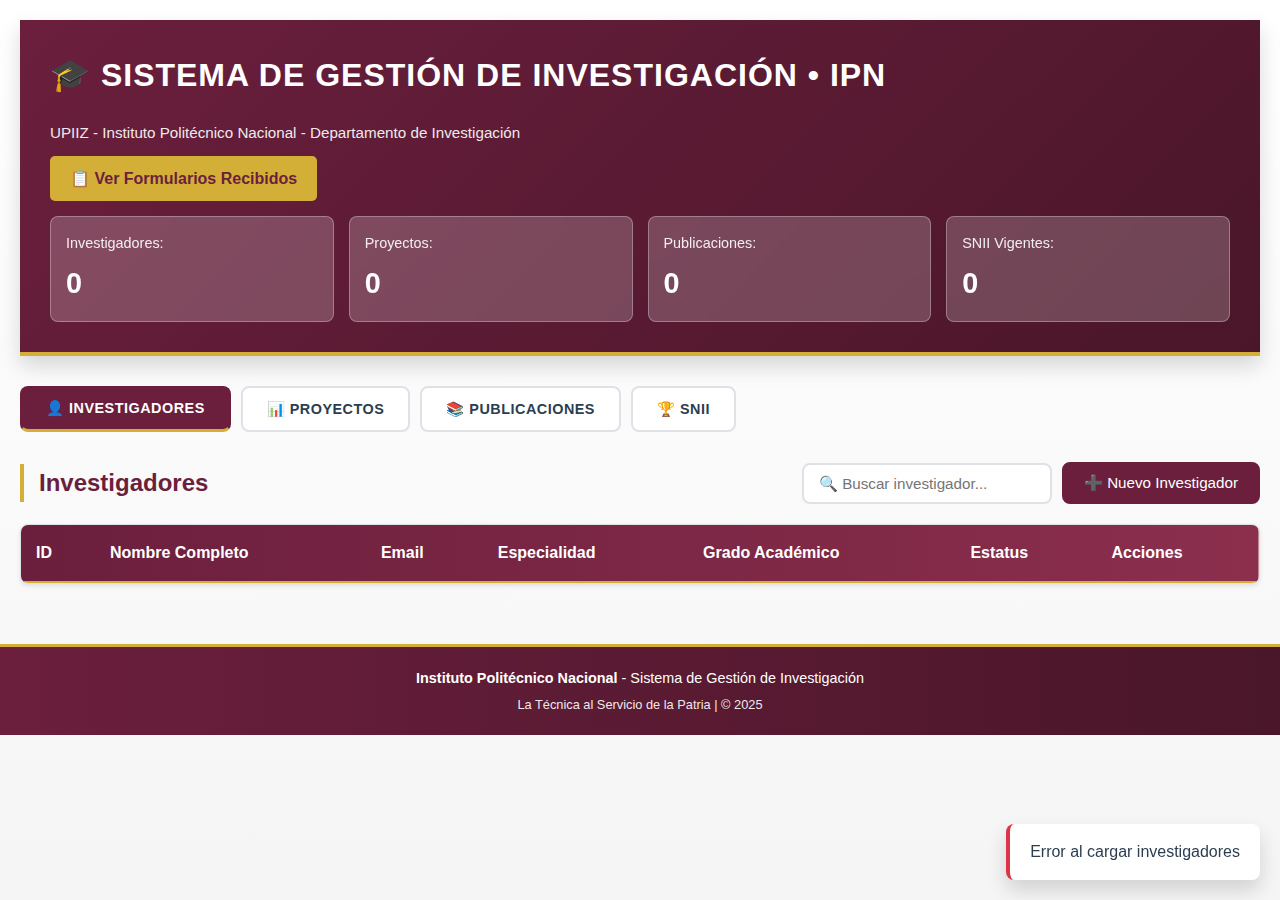
<file: static/index.html>
<!DOCTYPE html>
<html lang="es">
<head>
    <meta charset="UTF-8">
    <meta name="viewport" content="width=device-width, initial-scale=1.0">
    <title>Sistema de Gestión de Investigación | IPN</title>
    <link rel="stylesheet" href="styles.css">
</head>
<body>
    <div class="container">
        <header>
            <h1>🎓 Sistema de Gestión de Investigación • IPN</h1>
            <p style="font-size: 0.95rem; opacity: 0.9; margin-bottom: 10px;">UPIIZ - Instituto Politécnico Nacional - Departamento de Investigación</p>
            <div style="margin-bottom: 15px;">
                <a href="/panel-formularios" target="_blank" 
                   style="background: #D4AF37; color: #6B1F3D; padding: 10px 20px; text-decoration: none; 
                          border-radius: 5px; font-weight: 600; display: inline-block;">
                    📋 Ver Formularios Recibidos
                </a>
            </div>
            <div class="stats-bar" id="statsBar">
                <div class="stat-item">
                    <span class="stat-label">Investigadores:</span>
                    <span class="stat-value" id="totalInvestigadores">0</span>
                </div>
                <div class="stat-item">
                    <span class="stat-label">Proyectos:</span>
                    <span class="stat-value" id="totalProyectos">0</span>
                </div>
                <div class="stat-item">
                    <span class="stat-label">Publicaciones:</span>
                    <span class="stat-value" id="totalPublicaciones">0</span>
                </div>
                <div class="stat-item">
                    <span class="stat-label">SNII Vigentes:</span>
                    <span class="stat-value" id="sniiVigentes">0</span>
                </div>
            </div>
        </header>

        <nav class="tabs">
            <button class="tab-button active" onclick="showTab('investigadores')">
                👤 INVESTIGADORES
            </button>
            <button class="tab-button" onclick="showTab('proyectos')">
                📊 PROYECTOS
            </button>
            <button class="tab-button" onclick="showTab('publicaciones')">
                📚 PUBLICACIONES
            </button>
            <button class="tab-button" onclick="showTab('snii')">
                🏆 SNII
            </button>
        </nav>

        <!-- Tab: Investigadores -->
        <div id="investigadores" class="tab-content active">
            <div class="section-header">
                <h2>Investigadores</h2>
                <div class="actions">
                    <input type="text" id="searchInvestigadores" placeholder="🔍 Buscar investigador..." class="search-input">
                    <button class="btn btn-primary" onclick="showModal('investigadorModal')">
                        ➕ Nuevo Investigador
                    </button>
                </div>
            </div>
            <div class="table-container">
                <table class="data-table">
                    <thead>
                        <tr>
                            <th>ID</th>
                            <th>Nombre Completo</th>
                            <th>Email</th>
                            <th>Especialidad</th>
                            <th>Grado Académico</th>
                            <th>Estatus</th>
                            <th>Acciones</th>
                        </tr>
                    </thead>
                    <tbody id="investigadoresTableBody">
                        <!-- Datos cargados dinámicamente -->
                    </tbody>
                </table>
            </div>
        </div>

        <!-- Tab: Proyectos -->
        <div id="proyectos" class="tab-content">
            <div class="section-header">
                <h2>Proyectos de Investigación</h2>
                <div class="actions">
                    <input type="text" id="searchProyectos" placeholder="🔍 Buscar proyecto..." class="search-input">
                    <button class="btn btn-primary" onclick="showModal('proyectoModal')">
                        ➕ Nuevo Proyecto
                    </button>
                </div>
            </div>
            <div class="table-container">
                <table class="data-table">
                    <thead>
                        <tr>
                            <th>ID</th>
                            <th>Clave SIP</th>
                            <th>Título</th>
                            <th>Responsable</th>
                            <th>Tipo</th>
                            <th>Financiamiento</th>
                            <th>Monto</th>
                            <th>Fecha Inicio</th>
                            <th>Estatus</th>
                            <th>Acciones</th>
                        </tr>
                    </thead>
                    <tbody id="proyectosTableBody">
                        <!-- Datos cargados dinámicamente -->
                    </tbody>
                </table>
            </div>
        </div>

        <!-- Tab: Publicaciones -->
        <div id="publicaciones" class="tab-content">
            <div class="section-header">
                <h2>Publicaciones</h2>
                <div class="actions">
                    <input type="text" id="searchPublicaciones" placeholder="🔍 Buscar publicación..." class="search-input">
                    <button class="btn btn-primary" onclick="showModal('publicacionModal')">
                        ➕ Nueva Publicación
                    </button>
                </div>
            </div>
            <div class="table-container">
                <table class="data-table">
                    <thead>
                        <tr>
                            <th>ID</th>
                            <th>Título</th>
                            <th>Tipo</th>
                            <th>Revista/Editorial</th>
                            <th>Año</th>
                            <th>Indexada</th>
                            <th>Acciones</th>
                        </tr>
                    </thead>
                    <tbody id="publicacionesTableBody">
                        <!-- Datos cargados dinámicamente -->
                    </tbody>
                </table>
            </div>
        </div>

        <!-- Tab: SNII -->
        <div id="snii" class="tab-content">
            <div class="section-header">
                <h2>Sistema Nacional de Investigadores</h2>
                <div class="actions">
                    <input type="text" id="searchSNII" placeholder="🔍 Buscar..." class="search-input">
                    <button class="btn btn-primary" onclick="showModal('sniiModal')">
                        ➕ Nuevo Registro SNII
                    </button>
                </div>
            </div>
            <div class="table-container">
                <table class="data-table">
                    <thead>
                        <tr>
                            <th>ID</th>
                            <th>Investigador</th>
                            <th>Nivel</th>
                            <th>Área</th>
                            <th>Fecha Ingreso</th>
                            <th>Vigencia</th>
                            <th>Estatus</th>
                            <th>Acciones</th>
                        </tr>
                    </thead>
                    <tbody id="sniiTableBody">
                        <!-- Datos cargados dinámicamente -->
                    </tbody>
                </table>
            </div>
        </div>
    </div>

    <!-- Modal: Investigador -->
    <div id="investigadorModal" class="modal">
        <div class="modal-content">
            <div class="modal-header">
                <h3 id="investigadorModalTitle">Nuevo Investigador</h3>
                <span class="close" onclick="closeModal('investigadorModal')">&times;</span>
            </div>
            <form id="investigadorForm" onsubmit="submitInvestigador(event)">
                <input type="hidden" id="investigadorId">
                
                <div class="form-row">
                    <div class="form-group">
                        <label for="nombre">Nombre *</label>
                        <input type="text" id="nombre" required>
                    </div>
                    <div class="form-group">
                        <label for="apellidoPaterno">Apellido Paterno *</label>
                        <input type="text" id="apellidoPaterno" required>
                    </div>
                </div>

                <div class="form-row">
                    <div class="form-group">
                        <label for="apellidoMaterno">Apellido Materno</label>
                        <input type="text" id="apellidoMaterno">
                    </div>
                    <div class="form-group">
                        <label for="email">Email *</label>
                        <input type="email" id="email" required>
                    </div>
                </div>

                <div class="form-row">
                    <div class="form-group">
                        <label for="telefono">Teléfono</label>
                        <input type="tel" id="telefono">
                    </div>
                    <div class="form-group">
                        <label for="gradoAcademico">Grado Académico</label>
                        <select id="gradoAcademico">
                            <option value="">Seleccionar...</option>
                            <option value="Licenciatura">Licenciatura</option>
                            <option value="Maestría">Maestría</option>
                            <option value="Doctorado">Doctorado</option>
                            <option value="Postdoctorado">Postdoctorado</option>
                        </select>
                    </div>
                </div>

                <div class="form-group">
                    <label for="especialidad">Especialidad</label>
                    <input type="text" id="especialidad">
                </div>

                <div class="form-row">
                    <div class="form-group">
                        <label for="institucion">Institución</label>
                        <input type="text" id="institucion">
                    </div>
                    <div class="form-group">
                        <label for="departamento">Departamento</label>
                        <input type="text" id="departamento">
                    </div>
                </div>

                <div class="form-row">
                    <div class="form-group">
                        <label for="fechaIngreso">Fecha de Ingreso</label>
                        <input type="date" id="fechaIngreso">
                    </div>
                    <div class="form-group">
                        <label for="estatus">Estatus</label>
                        <select id="estatus">
                            <option value="Activo">Activo</option>
                            <option value="Inactivo">Inactivo</option>
                            <option value="Jubilado">Jubilado</option>
                        </select>
                    </div>
                </div>

                <div class="form-actions">
                    <button type="button" class="btn btn-secondary" onclick="closeModal('investigadorModal')">
                        Cancelar
                    </button>
                    <button type="submit" class="btn btn-primary">
                        Guardar
                    </button>
                </div>
            </form>
        </div>
    </div>

    <!-- Modal: Proyecto -->
    <div id="proyectoModal" class="modal">
        <div class="modal-content">
            <div class="modal-header">
                <h3 id="proyectoModalTitle">Nuevo Proyecto</h3>
                <span class="close" onclick="closeModal('proyectoModal')">&times;</span>
            </div>
            <form id="proyectoForm" onsubmit="submitProyecto(event)">
                <input type="hidden" id="proyectoId">
                
                <div class="form-group">
                    <label for="proyectoClaveSip">Clave SIP</label>
                    <input type="text" id="proyectoClaveSip" placeholder="Ej: SIP-2025-001">
                </div>

                <div class="form-group">
                    <label for="proyectoTitulo">Título *</label>
                    <input type="text" id="proyectoTitulo" required>
                </div>

                <div class="form-group">
                    <label for="proyectoDescripcion">Descripción</label>
                    <textarea id="proyectoDescripcion" rows="3"></textarea>
                </div>

                <div class="form-row">
                    <div class="form-group">
                        <label for="proyectoTipo">Tipo</label>
                        <select id="proyectoTipo">
                            <option value="">Seleccionar...</option>
                            <option value="Investigación">Investigación</option>
                            <option value="Desarrollo">Desarrollo</option>
                            <option value="Innovación">Innovación</option>
                            <option value="Mixto">Mixto</option>
                        </select>
                    </div>
                    <div class="form-group">
                        <label for="proyectoEstatus">Estatus</label>
                        <select id="proyectoEstatus">
                            <option value="Planeado">Planeado</option>
                            <option value="En curso">En curso</option>
                            <option value="Finalizado">Finalizado</option>
                            <option value="Cancelado">Cancelado</option>
                        </select>
                    </div>
                </div>

                <div class="form-row">
                    <div class="form-group">
                        <label for="proyectoFinanciamiento">Fuente de Financiamiento</label>
                        <input type="text" id="proyectoFinanciamiento">
                    </div>
                    <div class="form-group">
                        <label for="proyectoMonto">Monto ($)</label>
                        <input type="number" id="proyectoMonto" step="0.01">
                    </div>
                </div>

                <div class="form-row">
                    <div class="form-group">
                        <label for="proyectoFechaInicio">Fecha de Inicio</label>
                        <input type="date" id="proyectoFechaInicio">
                    </div>
                    <div class="form-group">
                        <label for="proyectoFechaFin">Fecha de Fin</label>
                        <input type="date" id="proyectoFechaFin">
                    </div>
                </div>

                <div class="form-actions">
                    <button type="button" class="btn btn-secondary" onclick="closeModal('proyectoModal')">
                        Cancelar
                    </button>
                    <button type="submit" class="btn btn-primary">
                        Guardar
                    </button>
                </div>
            </form>
        </div>
    </div>

    <!-- Modal: Publicación -->
    <div id="publicacionModal" class="modal">
        <div class="modal-content">
            <div class="modal-header">
                <h3 id="publicacionModalTitle">Nueva Publicación</h3>
                <span class="close" onclick="closeModal('publicacionModal')">&times;</span>
            </div>
            <form id="publicacionForm" onsubmit="submitPublicacion(event)">
                <input type="hidden" id="publicacionId">
                
                <div class="form-group">
                    <label for="publicacionTitulo">Título *</label>
                    <input type="text" id="publicacionTitulo" required>
                </div>

                <div class="form-row">
                    <div class="form-group">
                        <label for="publicacionTipo">Tipo</label>
                        <select id="publicacionTipo">
                            <option value="">Seleccionar...</option>
                            <option value="Artículo">Artículo</option>
                            <option value="Libro">Libro</option>
                            <option value="Capítulo">Capítulo de Libro</option>
                            <option value="Conferencia">Conferencia</option>
                            <option value="Tesis">Tesis</option>
                        </select>
                    </div>
                    <div class="form-group">
                        <label for="publicacionAnio">Año</label>
                        <input type="number" id="publicacionAnio" min="1900" max="2100">
                    </div>
                </div>

                <div class="form-row">
                    <div class="form-group">
                        <label for="publicacionRevista">Revista/Editorial</label>
                        <input type="text" id="publicacionRevista">
                    </div>
                    <div class="form-group">
                        <label for="publicacionIndexada">Indexada en</label>
                        <input type="text" id="publicacionIndexada" placeholder="ej: WoS, Scopus">
                    </div>
                </div>

                <div class="form-row">
                    <div class="form-group">
                        <label for="publicacionVolumen">Volumen</label>
                        <input type="text" id="publicacionVolumen">
                    </div>
                    <div class="form-group">
                        <label for="publicacionPaginas">Páginas</label>
                        <input type="text" id="publicacionPaginas">
                    </div>
                </div>

                <div class="form-row">
                    <div class="form-group">
                        <label for="publicacionDOI">DOI</label>
                        <input type="text" id="publicacionDOI">
                    </div>
                    <div class="form-group">
                        <label for="publicacionISSN">ISSN/ISBN</label>
                        <input type="text" id="publicacionISSN">
                    </div>
                </div>

                <div class="form-group">
                    <label for="publicacionURL">URL</label>
                    <input type="url" id="publicacionURL">
                </div>

                <div class="form-group">
                    <label for="publicacionResumen">Resumen</label>
                    <textarea id="publicacionResumen" rows="3"></textarea>
                </div>

                <div class="form-group">
                    <label for="publicacionPalabras">Palabras Clave</label>
                    <input type="text" id="publicacionPalabras" placeholder="Separadas por comas">
                </div>

                <div class="form-group">
                    <label for="publicacionFactorImpacto">Factor de Impacto</label>
                    <input type="number" id="publicacionFactorImpacto" step="0.001">
                </div>

                <div class="form-actions">
                    <button type="button" class="btn btn-secondary" onclick="closeModal('publicacionModal')">
                        Cancelar
                    </button>
                    <button type="submit" class="btn btn-primary">
                        Guardar
                    </button>
                </div>
            </form>
        </div>
    </div>

    <!-- Modal: SNII -->
    <div id="sniiModal" class="modal">
        <div class="modal-content">
            <div class="modal-header">
                <h3 id="sniiModalTitle">Nuevo Registro SNII</h3>
                <span class="close" onclick="closeModal('sniiModal')">&times;</span>
            </div>
            <form id="sniiForm" onsubmit="submitSNII(event)">
                <input type="hidden" id="sniiId">
                
                <div class="form-group">
                    <label for="sniiInvestigador">Investigador *</label>
                    <select id="sniiInvestigador" required>
                        <option value="">Seleccionar investigador...</option>
                    </select>
                </div>

                <div class="form-row">
                    <div class="form-group">
                        <label for="sniiNivel">Nivel *</label>
                        <select id="sniiNivel" required>
                            <option value="">Seleccionar...</option>
                            <option value="Candidato">Candidato</option>
                            <option value="Nivel I">Nivel I</option>
                            <option value="Nivel II">Nivel II</option>
                            <option value="Nivel III">Nivel III</option>
                            <option value="Emérito">Emérito</option>
                        </select>
                    </div>
                    <div class="form-group">
                        <label for="sniiEstatus">Estatus</label>
                        <select id="sniiEstatus">
                            <option value="Vigente">Vigente</option>
                            <option value="Vencido">Vencido</option>
                            <option value="En evaluación">En evaluación</option>
                        </select>
                    </div>
                </div>

                <div class="form-row">
                    <div class="form-group">
                        <label for="sniiFechaIngreso">Fecha de Ingreso</label>
                        <input type="date" id="sniiFechaIngreso">
                    </div>
                    <div class="form-group">
                        <label for="sniiFechaVigencia">Fecha de Vigencia</label>
                        <input type="date" id="sniiFechaVigencia">
                    </div>
                </div>

                <div class="form-group">
                    <label for="sniiNumeroRegistro">Número de Registro</label>
                    <input type="text" id="sniiNumeroRegistro">
                </div>

                <div class="form-group">
                    <label for="sniiArea">Área de Conocimiento</label>
                    <input type="text" id="sniiArea">
                </div>

                <div class="form-actions">
                    <button type="button" class="btn btn-secondary" onclick="closeModal('sniiModal')">
                        Cancelar
                    </button>
                    <button type="submit" class="btn btn-primary">
                        Guardar
                    </button>
                </div>
            </form>
        </div>
    </div>

    <footer style="text-align: center; padding: 20px; margin-top: 40px; background: linear-gradient(to right, #6B1F3D, #4A1629); color: white; border-top: 3px solid #D4AF37;">
        <p style="margin: 0; font-size: 0.9rem;">
            <strong>Instituto Politécnico Nacional</strong> - Sistema de Gestión de Investigación
        </p>
        <p style="margin: 5px 0 0 0; font-size: 0.8rem; opacity: 0.9;">
            La Técnica al Servicio de la Patria | © 2025
        </p>
    </footer>

    <script src="app.js"></script>
</body>
</html>
</file>
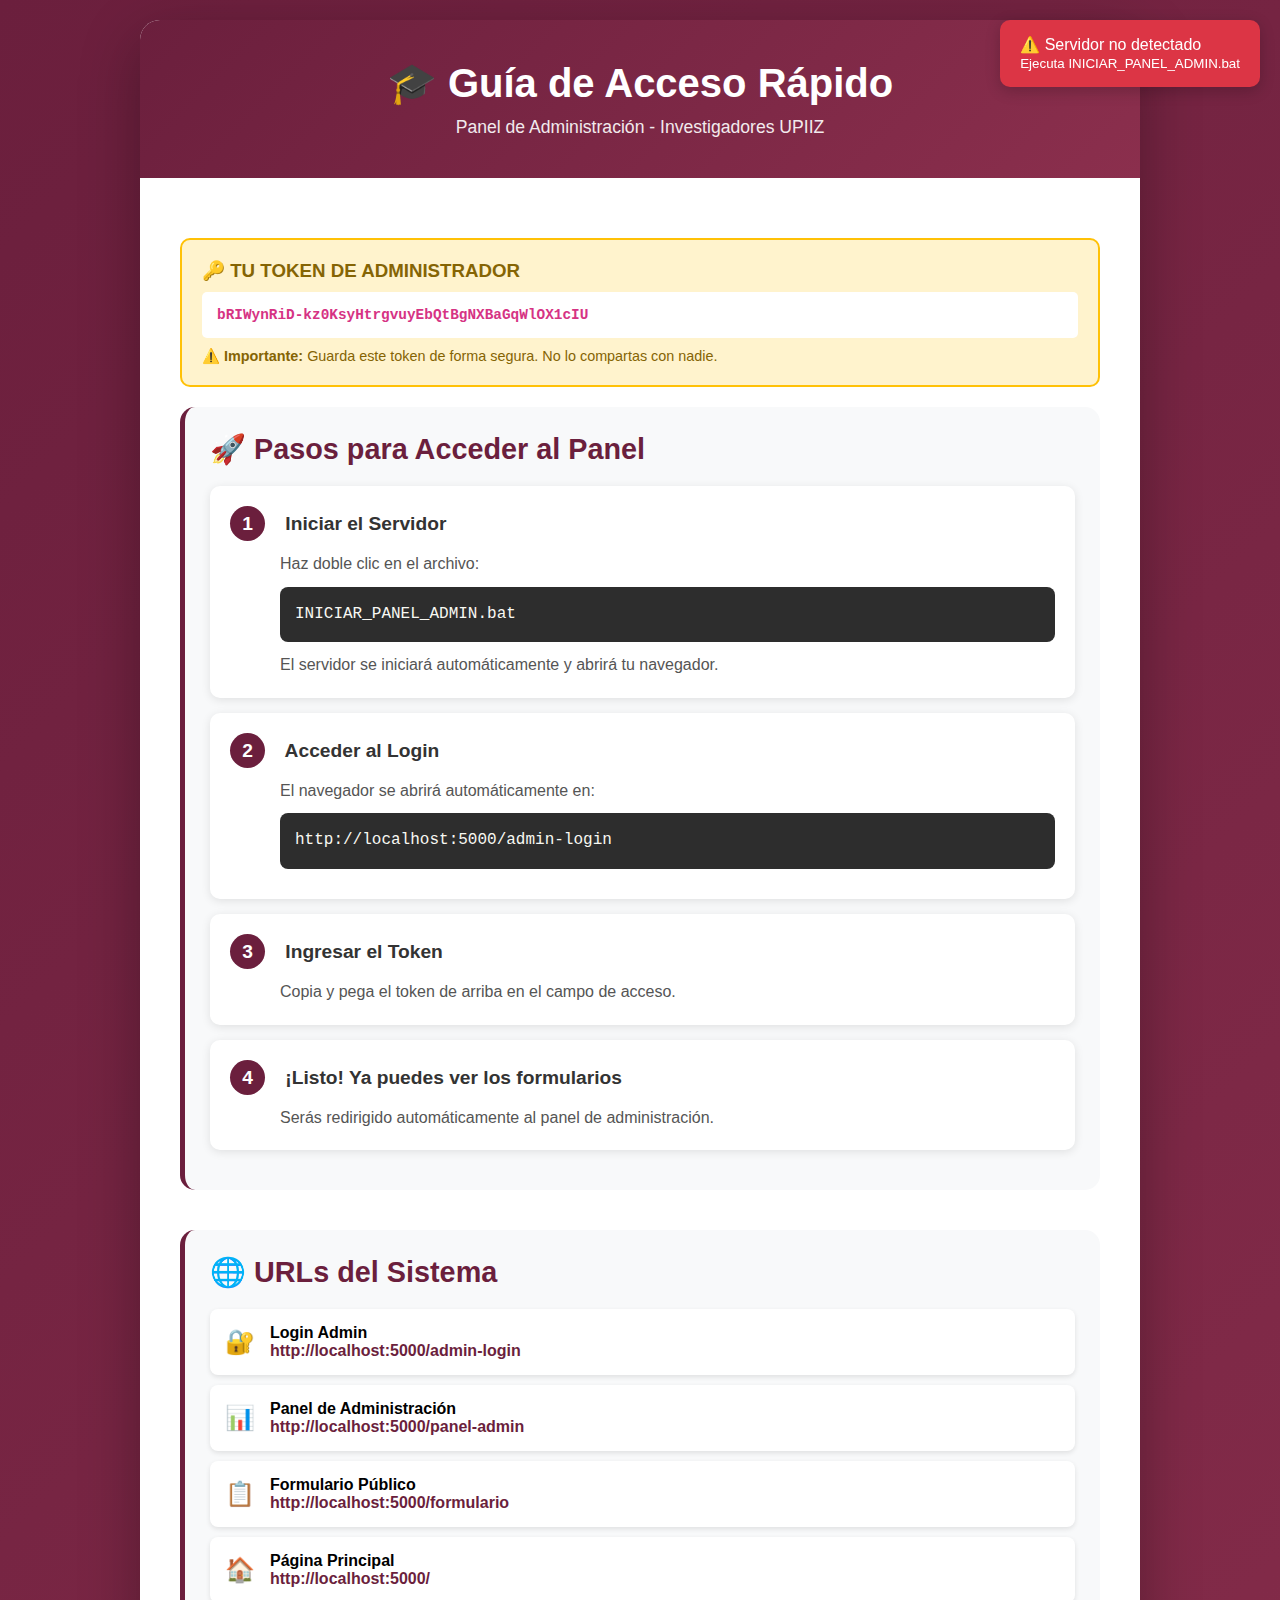
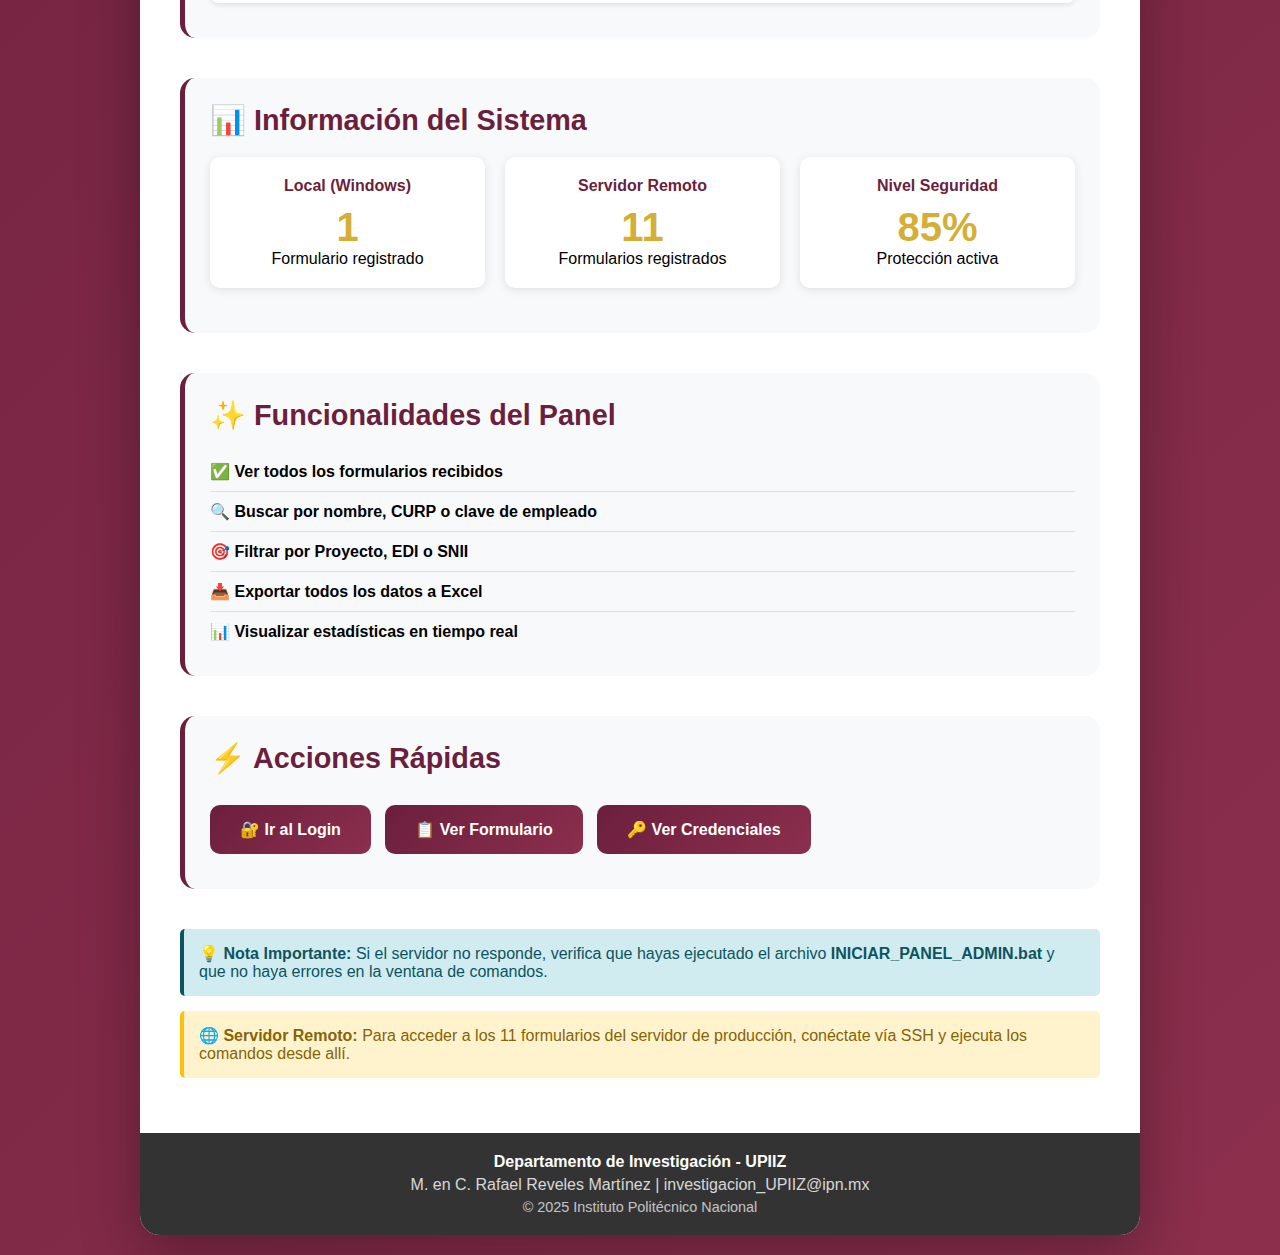
<file: GUIA_ACCESO_RAPIDO.html>
<!DOCTYPE html>
<html lang="es">
<head>
    <meta charset="UTF-8">
    <meta name="viewport" content="width=device-width, initial-scale=1.0">
    <title>Guía de Acceso Rápido - Panel Admin UPIIZ</title>
    <style>
        * {
            margin: 0;
            padding: 0;
            box-sizing: border-box;
        }

        body {
            font-family: 'Segoe UI', Tahoma, Geneva, Verdana, sans-serif;
            background: linear-gradient(135deg, #6B1F3D 0%, #8B2F4D 100%);
            min-height: 100vh;
            padding: 20px;
        }

        .container {
            max-width: 1000px;
            margin: 0 auto;
            background: white;
            border-radius: 20px;
            box-shadow: 0 20px 60px rgba(0,0,0,0.3);
            overflow: hidden;
        }

        .header {
            background: linear-gradient(135deg, #6B1F3D 0%, #8B2F4D 100%);
            color: white;
            padding: 40px;
            text-align: center;
        }

        .header h1 {
            font-size: 2.5rem;
            margin-bottom: 10px;
        }

        .header p {
            font-size: 1.1rem;
            opacity: 0.9;
        }

        .content {
            padding: 40px;
        }

        .section {
            margin-bottom: 40px;
            padding: 25px;
            background: #f8f9fa;
            border-radius: 15px;
            border-left: 5px solid #6B1F3D;
        }

        .section h2 {
            color: #6B1F3D;
            margin-bottom: 20px;
            font-size: 1.8rem;
        }

        .step {
            background: white;
            padding: 20px;
            margin: 15px 0;
            border-radius: 10px;
            box-shadow: 0 2px 10px rgba(0,0,0,0.1);
        }

        .step-number {
            display: inline-block;
            background: #6B1F3D;
            color: white;
            width: 35px;
            height: 35px;
            border-radius: 50%;
            text-align: center;
            line-height: 35px;
            font-weight: bold;
            margin-right: 15px;
        }

        .step-title {
            font-size: 1.2rem;
            font-weight: 600;
            color: #333;
            margin-bottom: 10px;
        }

        .step-content {
            color: #555;
            line-height: 1.6;
            margin-left: 50px;
        }

        .code-box {
            background: #2d2d2d;
            color: #f8f8f2;
            padding: 15px;
            border-radius: 8px;
            font-family: 'Courier New', monospace;
            margin: 10px 0;
            overflow-x: auto;
        }

        .token-box {
            background: #fff3cd;
            border: 2px solid #ffc107;
            padding: 20px;
            border-radius: 10px;
            margin: 20px 0;
        }

        .token-box h3 {
            color: #856404;
            margin-bottom: 10px;
        }

        .token-value {
            background: white;
            padding: 15px;
            border-radius: 5px;
            font-family: 'Courier New', monospace;
            font-size: 0.9rem;
            word-break: break-all;
            color: #d63384;
            font-weight: bold;
        }

        .url-list {
            list-style: none;
            padding: 0;
        }

        .url-list li {
            padding: 15px;
            margin: 10px 0;
            background: white;
            border-radius: 8px;
            display: flex;
            align-items: center;
            box-shadow: 0 2px 5px rgba(0,0,0,0.1);
        }

        .url-list li span:first-child {
            font-size: 1.5rem;
            margin-right: 15px;
        }

        .url-list li a {
            color: #6B1F3D;
            text-decoration: none;
            font-weight: 600;
        }

        .url-list li a:hover {
            text-decoration: underline;
        }

        .btn {
            display: inline-block;
            padding: 15px 30px;
            background: linear-gradient(135deg, #6B1F3D 0%, #8B2F4D 100%);
            color: white;
            text-decoration: none;
            border-radius: 10px;
            font-weight: 600;
            margin: 10px 10px 10px 0;
            transition: transform 0.2s;
        }

        .btn:hover {
            transform: translateY(-2px);
            box-shadow: 0 5px 15px rgba(107, 31, 61, 0.3);
        }

        .info-grid {
            display: grid;
            grid-template-columns: repeat(auto-fit, minmax(250px, 1fr));
            gap: 20px;
            margin: 20px 0;
        }

        .info-card {
            background: white;
            padding: 20px;
            border-radius: 10px;
            text-align: center;
            box-shadow: 0 2px 10px rgba(0,0,0,0.1);
        }

        .info-card h3 {
            color: #6B1F3D;
            margin-bottom: 10px;
            font-size: 1rem;
        }

        .info-card .number {
            font-size: 2.5rem;
            font-weight: bold;
            color: #D4AF37;
        }

        .alert {
            background: #d1ecf1;
            border-left: 4px solid #0c5460;
            padding: 15px;
            border-radius: 5px;
            margin: 15px 0;
            color: #0c5460;
        }

        .footer {
            background: #333;
            color: white;
            padding: 20px;
            text-align: center;
        }
    </style>
</head>
<body>
    <div class="container">
        <div class="header">
            <h1>🎓 Guía de Acceso Rápido</h1>
            <p>Panel de Administración - Investigadores UPIIZ</p>
        </div>

        <div class="content">
            <!-- Token de Acceso -->
            <div class="token-box">
                <h3>🔑 TU TOKEN DE ADMINISTRADOR</h3>
                <div class="token-value">
                    bRIWynRiD-kz0KsyHtrgvuyEbQtBgNXBaGqWlOX1cIU
                </div>
                <p style="margin-top: 10px; font-size: 0.9rem; color: #856404;">
                    ⚠️ <strong>Importante:</strong> Guarda este token de forma segura. No lo compartas con nadie.
                </p>
            </div>

            <!-- Pasos de Acceso -->
            <div class="section">
                <h2>🚀 Pasos para Acceder al Panel</h2>

                <div class="step">
                    <div class="step-title">
                        <span class="step-number">1</span>
                        Iniciar el Servidor
                    </div>
                    <div class="step-content">
                        <p>Haz doble clic en el archivo:</p>
                        <div class="code-box">INICIAR_PANEL_ADMIN.bat</div>
                        <p>El servidor se iniciará automáticamente y abrirá tu navegador.</p>
                    </div>
                </div>

                <div class="step">
                    <div class="step-title">
                        <span class="step-number">2</span>
                        Acceder al Login
                    </div>
                    <div class="step-content">
                        <p>El navegador se abrirá automáticamente en:</p>
                        <div class="code-box">http://localhost:5000/admin-login</div>
                    </div>
                </div>

                <div class="step">
                    <div class="step-title">
                        <span class="step-number">3</span>
                        Ingresar el Token
                    </div>
                    <div class="step-content">
                        <p>Copia y pega el token de arriba en el campo de acceso.</p>
                    </div>
                </div>

                <div class="step">
                    <div class="step-title">
                        <span class="step-number">4</span>
                        ¡Listo! Ya puedes ver los formularios
                    </div>
                    <div class="step-content">
                        <p>Serás redirigido automáticamente al panel de administración.</p>
                    </div>
                </div>
            </div>

            <!-- URLs Importantes -->
            <div class="section">
                <h2>🌐 URLs del Sistema</h2>
                <ul class="url-list">
                    <li>
                        <span>🔐</span>
                        <div>
                            <strong>Login Admin</strong><br>
                            <a href="http://localhost:5000/admin-login" target="_blank">
                                http://localhost:5000/admin-login
                            </a>
                        </div>
                    </li>
                    <li>
                        <span>📊</span>
                        <div>
                            <strong>Panel de Administración</strong><br>
                            <a href="http://localhost:5000/panel-admin" target="_blank">
                                http://localhost:5000/panel-admin
                            </a>
                        </div>
                    </li>
                    <li>
                        <span>📋</span>
                        <div>
                            <strong>Formulario Público</strong><br>
                            <a href="http://localhost:5000/formulario" target="_blank">
                                http://localhost:5000/formulario
                            </a>
                        </div>
                    </li>
                    <li>
                        <span>🏠</span>
                        <div>
                            <strong>Página Principal</strong><br>
                            <a href="http://localhost:5000/" target="_blank">
                                http://localhost:5000/
                            </a>
                        </div>
                    </li>
                </ul>
            </div>

            <!-- Estadísticas -->
            <div class="section">
                <h2>📊 Información del Sistema</h2>
                <div class="info-grid">
                    <div class="info-card">
                        <h3>Local (Windows)</h3>
                        <div class="number">1</div>
                        <p>Formulario registrado</p>
                    </div>
                    <div class="info-card">
                        <h3>Servidor Remoto</h3>
                        <div class="number">11</div>
                        <p>Formularios registrados</p>
                    </div>
                    <div class="info-card">
                        <h3>Nivel Seguridad</h3>
                        <div class="number">85%</div>
                        <p>Protección activa</p>
                    </div>
                </div>
            </div>

            <!-- Funcionalidades -->
            <div class="section">
                <h2>✨ Funcionalidades del Panel</h2>
                <ul style="list-style: none; padding: 0;">
                    <li style="padding: 10px 0; border-bottom: 1px solid #e0e0e0;">
                        ✅ <strong>Ver todos los formularios recibidos</strong>
                    </li>
                    <li style="padding: 10px 0; border-bottom: 1px solid #e0e0e0;">
                        🔍 <strong>Buscar por nombre, CURP o clave de empleado</strong>
                    </li>
                    <li style="padding: 10px 0; border-bottom: 1px solid #e0e0e0;">
                        🎯 <strong>Filtrar por Proyecto, EDI o SNII</strong>
                    </li>
                    <li style="padding: 10px 0; border-bottom: 1px solid #e0e0e0;">
                        📥 <strong>Exportar todos los datos a Excel</strong>
                    </li>
                    <li style="padding: 10px 0;">
                        📊 <strong>Visualizar estadísticas en tiempo real</strong>
                    </li>
                </ul>
            </div>

            <!-- Acciones Rápidas -->
            <div class="section">
                <h2>⚡ Acciones Rápidas</h2>
                <a href="http://localhost:5000/admin-login" class="btn" target="_blank">
                    🔐 Ir al Login
                </a>
                <a href="http://localhost:5000/formulario" class="btn" target="_blank">
                    📋 Ver Formulario
                </a>
                <a href="file:///D:/IDE_Cursor/DeptoInv/CREDENCIALES_ADMIN.txt" class="btn" target="_blank">
                    🔑 Ver Credenciales
                </a>
            </div>

            <!-- Alertas -->
            <div class="alert">
                <strong>💡 Nota Importante:</strong> 
                Si el servidor no responde, verifica que hayas ejecutado el archivo 
                <strong>INICIAR_PANEL_ADMIN.bat</strong> y que no haya errores en la ventana de comandos.
            </div>

            <div class="alert" style="background: #fff3cd; border-color: #ffc107; color: #856404;">
                <strong>🌐 Servidor Remoto:</strong> 
                Para acceder a los 11 formularios del servidor de producción, 
                conéctate vía SSH y ejecuta los comandos desde allí.
            </div>
        </div>

        <div class="footer">
            <p><strong>Departamento de Investigación - UPIIZ</strong></p>
            <p style="margin-top: 5px; opacity: 0.8;">
                M. en C. Rafael Reveles Martínez | investigacion_UPIIZ@ipn.mx
            </p>
            <p style="margin-top: 5px; font-size: 0.9rem; opacity: 0.7;">
                © 2025 Instituto Politécnico Nacional
            </p>
        </div>
    </div>

    <script>
        // Verificar si el servidor está corriendo
        fetch('http://localhost:5000/')
            .then(response => {
                if (response.ok) {
                    const alertDiv = document.createElement('div');
                    alertDiv.style.cssText = 'position: fixed; top: 20px; right: 20px; background: #28a745; color: white; padding: 15px 20px; border-radius: 10px; box-shadow: 0 4px 15px rgba(0,0,0,0.2); z-index: 9999;';
                    alertDiv.innerHTML = '✅ Servidor en línea';
                    document.body.appendChild(alertDiv);
                    setTimeout(() => alertDiv.remove(), 3000);
                }
            })
            .catch(() => {
                const alertDiv = document.createElement('div');
                alertDiv.style.cssText = 'position: fixed; top: 20px; right: 20px; background: #dc3545; color: white; padding: 15px 20px; border-radius: 10px; box-shadow: 0 4px 15px rgba(0,0,0,0.2); z-index: 9999;';
                alertDiv.innerHTML = '⚠️ Servidor no detectado<br><small>Ejecuta INICIAR_PANEL_ADMIN.bat</small>';
                document.body.appendChild(alertDiv);
            });
    </script>
</body>
</html>
</file>
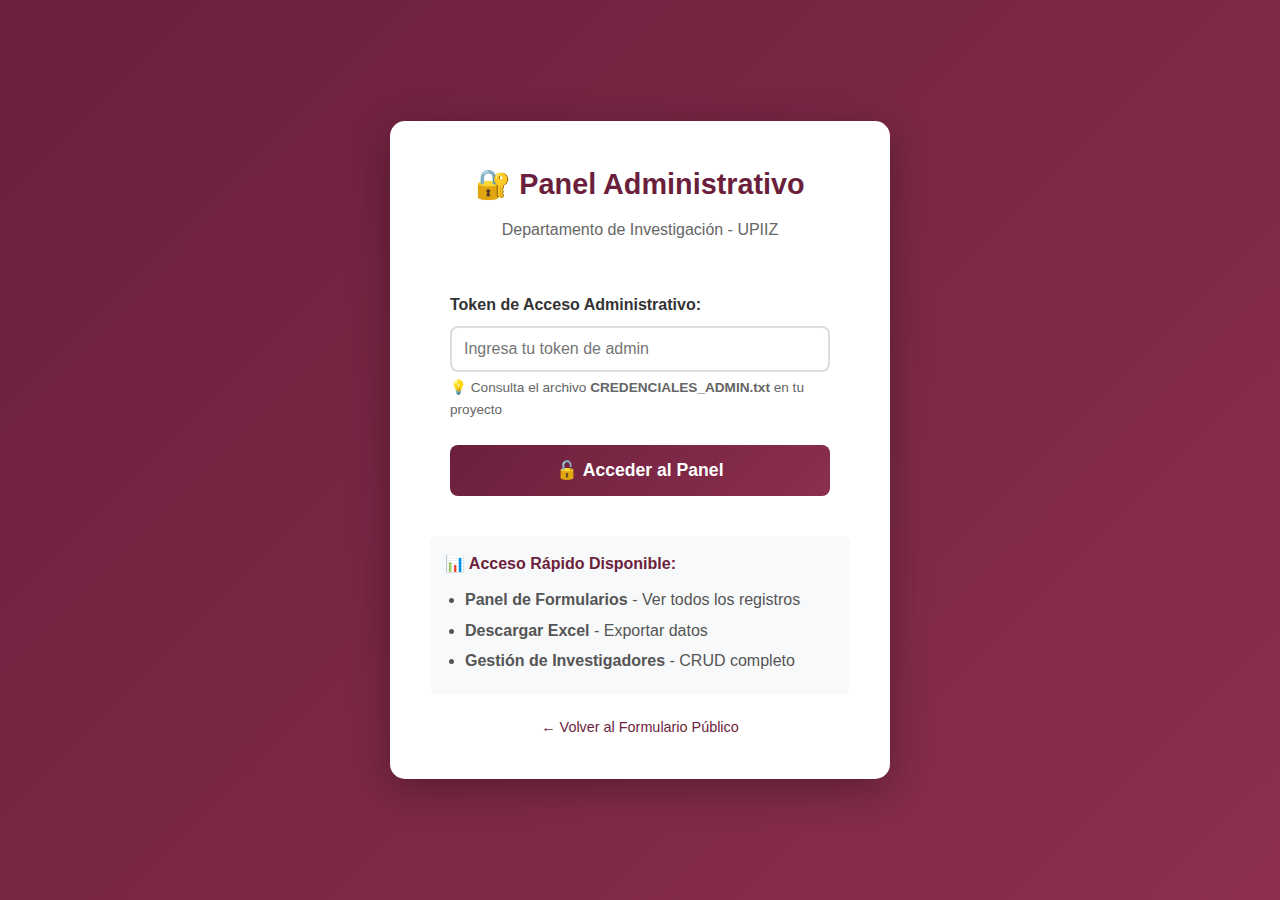
<file: static/admin_login.html>
<!DOCTYPE html>
<html lang="es">
<head>
    <meta charset="UTF-8">
    <meta name="viewport" content="width=device-width, initial-scale=1.0">
    <title>Admin - Panel de Investigadores UPIIZ</title>
    <link rel="stylesheet" href="styles.css">
    <style>
        body {
            background: linear-gradient(135deg, #6B1F3D 0%, #8B2F4D 100%);
            min-height: 100vh;
            display: flex;
            align-items: center;
            justify-content: center;
            padding: 20px;
        }

        .login-container {
            background: white;
            padding: 40px;
            border-radius: 15px;
            box-shadow: 0 10px 40px rgba(0,0,0,0.3);
            max-width: 500px;
            width: 100%;
        }

        .login-header {
            text-align: center;
            margin-bottom: 30px;
        }

        .login-header h1 {
            color: #6B1F3D;
            margin: 0 0 10px 0;
            font-size: 1.8rem;
        }

        .login-header p {
            color: #666;
            margin: 0;
        }

        .form-group {
            margin-bottom: 25px;
        }

        .form-group label {
            display: block;
            margin-bottom: 8px;
            color: #333;
            font-weight: 600;
        }

        .form-group input {
            width: 100%;
            padding: 12px;
            border: 2px solid #ddd;
            border-radius: 8px;
            font-size: 1rem;
            transition: border-color 0.3s;
        }

        .form-group input:focus {
            outline: none;
            border-color: #6B1F3D;
        }

        .btn-login {
            width: 100%;
            padding: 15px;
            background: linear-gradient(135deg, #6B1F3D 0%, #8B2F4D 100%);
            color: white;
            border: none;
            border-radius: 8px;
            font-size: 1.1rem;
            font-weight: 600;
            cursor: pointer;
            transition: transform 0.2s;
        }

        .btn-login:hover {
            transform: translateY(-2px);
            box-shadow: 0 5px 15px rgba(107, 31, 61, 0.3);
        }

        .btn-login:active {
            transform: translateY(0);
        }

        .error-message {
            background: #ff4444;
            color: white;
            padding: 12px;
            border-radius: 8px;
            margin-bottom: 20px;
            display: none;
            text-align: center;
        }

        .success-message {
            background: #00C851;
            color: white;
            padding: 12px;
            border-radius: 8px;
            margin-bottom: 20px;
            display: none;
            text-align: center;
        }

        .help-text {
            font-size: 0.85rem;
            color: #666;
            margin-top: 5px;
        }

        .footer-links {
            margin-top: 20px;
            text-align: center;
        }

        .footer-links a {
            color: #6B1F3D;
            text-decoration: none;
            font-size: 0.9rem;
        }

        .footer-links a:hover {
            text-decoration: underline;
        }

        .loading {
            display: none;
            text-align: center;
            color: #6B1F3D;
            margin-top: 15px;
        }

        .loading-spinner {
            border: 3px solid #f3f3f3;
            border-top: 3px solid #6B1F3D;
            border-radius: 50%;
            width: 40px;
            height: 40px;
            animation: spin 1s linear infinite;
            margin: 0 auto;
        }

        @keyframes spin {
            0% { transform: rotate(0deg); }
            100% { transform: rotate(360deg); }
        }

        .quick-access {
            background: #f8f9fa;
            padding: 15px;
            border-radius: 8px;
            margin-top: 20px;
        }

        .quick-access h3 {
            margin: 0 0 10px 0;
            color: #6B1F3D;
            font-size: 1rem;
        }

        .quick-access ul {
            margin: 0;
            padding-left: 20px;
        }

        .quick-access li {
            margin: 5px 0;
            color: #555;
        }
    </style>
</head>
<body>
    <div class="login-container">
        <div class="login-header">
            <h1>🔐 Panel Administrativo</h1>
            <p>Departamento de Investigación - UPIIZ</p>
        </div>

        <div id="errorMessage" class="error-message"></div>
        <div id="successMessage" class="success-message"></div>

        <form id="loginForm">
            <div class="form-group">
                <label for="adminToken">Token de Acceso Administrativo:</label>
                <input type="password" 
                       id="adminToken" 
                       placeholder="Ingresa tu token de admin"
                       required>
                <div class="help-text">
                    💡 Consulta el archivo <strong>CREDENCIALES_ADMIN.txt</strong> en tu proyecto
                </div>
            </div>

            <button type="submit" class="btn-login">
                🔓 Acceder al Panel
            </button>
        </form>

        <div id="loading" class="loading">
            <div class="loading-spinner"></div>
            <p>Verificando acceso...</p>
        </div>

        <div class="quick-access">
            <h3>📊 Acceso Rápido Disponible:</h3>
            <ul>
                <li><strong>Panel de Formularios</strong> - Ver todos los registros</li>
                <li><strong>Descargar Excel</strong> - Exportar datos</li>
                <li><strong>Gestión de Investigadores</strong> - CRUD completo</li>
            </ul>
        </div>

        <div class="footer-links">
            <a href="/formulario">← Volver al Formulario Público</a>
        </div>
    </div>

    <script>
        const loginForm = document.getElementById('loginForm');
        const errorMessage = document.getElementById('errorMessage');
        const successMessage = document.getElementById('successMessage');
        const loading = document.getElementById('loading');

        // Verificar si ya hay un token guardado
        window.addEventListener('load', () => {
            const savedToken = sessionStorage.getItem('adminToken');
            if (savedToken) {
                // Redirigir al panel directamente
                window.location.href = '/panel-admin';
            }
        });

        loginForm.addEventListener('submit', async (e) => {
            e.preventDefault();

            const token = document.getElementById('adminToken').value.trim();

            if (!token) {
                mostrarError('Por favor ingresa el token de admin');
                return;
            }

            // Mostrar loading
            loading.style.display = 'block';
            loginForm.style.display = 'none';
            errorMessage.style.display = 'none';

            try {
                // Verificar token haciendo una petición de prueba
                const response = await fetch('/api/formularios-lista', {
                    headers: {
                        'Authorization': `Bearer ${token}`
                    }
                });

                if (response.ok) {
                    // Token válido - guardar en sessionStorage
                    sessionStorage.setItem('adminToken', token);
                    
                    // Mostrar éxito
                    successMessage.textContent = '✅ Acceso concedido. Redirigiendo...';
                    successMessage.style.display = 'block';
                    
                    // Redirigir al panel admin
                    setTimeout(() => {
                        window.location.href = '/panel-admin';
                    }, 1000);
                } else {
                    // Token inválido
                    throw new Error('Token inválido');
                }
            } catch (error) {
                loading.style.display = 'none';
                loginForm.style.display = 'block';
                
                if (error.message.includes('Token')) {
                    mostrarError('❌ Token inválido. Verifica tus credenciales.');
                } else {
                    mostrarError('❌ Error de conexión. Verifica que el servidor esté corriendo.');
                }
            }
        });

        function mostrarError(mensaje) {
            errorMessage.textContent = mensaje;
            errorMessage.style.display = 'block';
            setTimeout(() => {
                errorMessage.style.display = 'none';
            }, 5000);
        }
    </script>
</body>
</html>
</file>
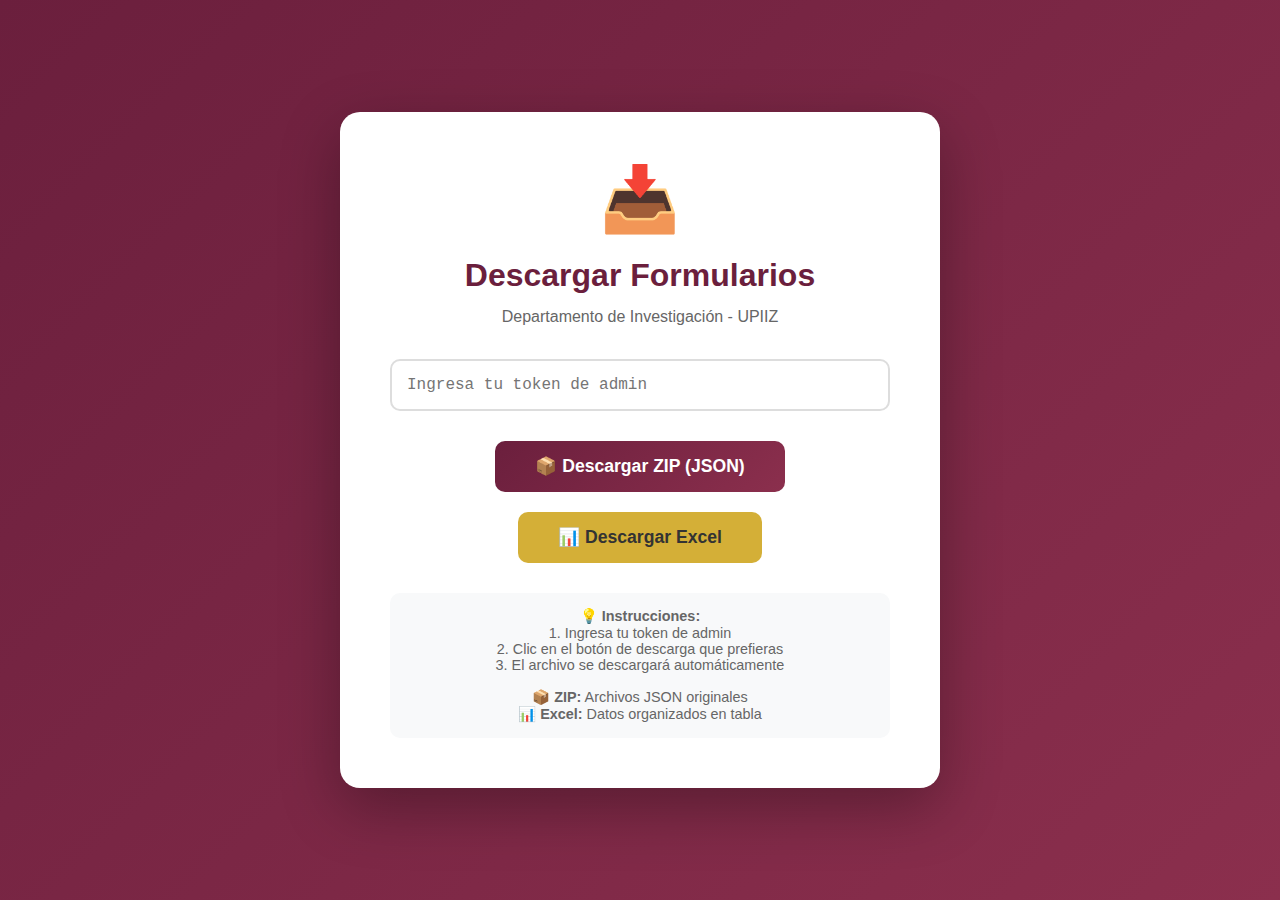
<file: static/descargar_formularios.html>
<!DOCTYPE html>
<html lang="es">
<head>
    <meta charset="UTF-8">
    <meta name="viewport" content="width=device-width, initial-scale=1.0">
    <title>Descargar Formularios - UPIIZ</title>
    <style>
        * {
            margin: 0;
            padding: 0;
            box-sizing: border-box;
        }

        body {
            font-family: 'Segoe UI', Tahoma, Geneva, Verdana, sans-serif;
            background: linear-gradient(135deg, #6B1F3D 0%, #8B2F4D 100%);
            min-height: 100vh;
            display: flex;
            align-items: center;
            justify-content: center;
            padding: 20px;
        }

        .container {
            background: white;
            padding: 50px;
            border-radius: 20px;
            box-shadow: 0 20px 60px rgba(0,0,0,0.3);
            max-width: 600px;
            width: 100%;
            text-align: center;
        }

        h1 {
            color: #6B1F3D;
            margin-bottom: 10px;
            font-size: 2rem;
        }

        p {
            color: #666;
            margin-bottom: 30px;
            line-height: 1.6;
        }

        .token-input {
            width: 100%;
            padding: 15px;
            border: 2px solid #ddd;
            border-radius: 10px;
            font-size: 1rem;
            margin-bottom: 20px;
            font-family: 'Courier New', monospace;
        }

        .token-input:focus {
            outline: none;
            border-color: #6B1F3D;
        }

        .btn-download {
            background: linear-gradient(135deg, #6B1F3D 0%, #8B2F4D 100%);
            color: white;
            border: none;
            padding: 15px 40px;
            font-size: 1.1rem;
            font-weight: 600;
            border-radius: 10px;
            cursor: pointer;
            transition: all 0.3s;
            margin: 10px;
        }

        .btn-download:hover {
            transform: translateY(-2px);
            box-shadow: 0 6px 20px rgba(107, 31, 61, 0.4);
        }

        .btn-download:disabled {
            background: #ccc;
            cursor: not-allowed;
        }

        .btn-excel {
            background: #D4AF37;
            color: #333;
        }

        .btn-excel:hover {
            background: #f4cf57;
        }

        .message {
            padding: 15px;
            border-radius: 10px;
            margin-top: 20px;
            display: none;
        }

        .success {
            background: #d4edda;
            color: #155724;
        }

        .error {
            background: #f8d7da;
            color: #721c24;
        }

        .help-text {
            font-size: 0.9rem;
            color: #666;
            margin-top: 20px;
            padding: 15px;
            background: #f8f9fa;
            border-radius: 10px;
        }

        .icon {
            font-size: 4rem;
            margin-bottom: 20px;
        }
    </style>
</head>
<body>
    <div class="container">
        <div class="icon">📥</div>
        <h1>Descargar Formularios</h1>
        <p>Departamento de Investigación - UPIIZ</p>

        <input type="password" 
               id="tokenInput" 
               class="token-input" 
               placeholder="Ingresa tu token de admin">

        <div>
            <button class="btn-download" onclick="descargarZIP()">
                📦 Descargar ZIP (JSON)
            </button>
            <button class="btn-download btn-excel" onclick="descargarExcel()">
                📊 Descargar Excel
            </button>
        </div>

        <div id="message" class="message"></div>

        <div class="help-text">
            <strong>💡 Instrucciones:</strong><br>
            1. Ingresa tu token de admin<br>
            2. Clic en el botón de descarga que prefieras<br>
            3. El archivo se descargará automáticamente<br><br>
            <strong>📦 ZIP:</strong> Archivos JSON originales<br>
            <strong>📊 Excel:</strong> Datos organizados en tabla
        </div>
    </div>

    <script>
        const tokenInput = document.getElementById('tokenInput');
        const message = document.getElementById('message');

        async function descargarZIP() {
            const token = tokenInput.value.trim();
            
            if (!token) {
                mostrarMensaje('Por favor ingresa el token de admin', 'error');
                return;
            }

            const btn = event.target;
            const textoOriginal = btn.textContent;
            btn.textContent = '⏳ Descargando...';
            btn.disabled = true;

            try {
                const response = await fetch('/api/descargar-formularios-zip', {
                    headers: {
                        'Authorization': `Bearer ${token}`
                    }
                });

                if (!response.ok) {
                    if (response.status === 401) {
                        throw new Error('Token inválido');
                    }
                    throw new Error('Error al generar ZIP');
                }

                const blob = await response.blob();
                const url = window.URL.createObjectURL(blob);
                const a = document.createElement('a');
                a.href = url;
                a.download = `Formularios_UPIIZ_${new Date().toISOString().split('T')[0]}.zip`;
                document.body.appendChild(a);
                a.click();
                a.remove();
                window.URL.revokeObjectURL(url);

                mostrarMensaje('✅ ZIP descargado correctamente', 'success');
                btn.textContent = textoOriginal;
                btn.disabled = false;

            } catch (error) {
                mostrarMensaje('❌ ' + error.message, 'error');
                btn.textContent = textoOriginal;
                btn.disabled = false;
            }
        }

        async function descargarExcel() {
            const token = tokenInput.value.trim();
            
            if (!token) {
                mostrarMensaje('Por favor ingresa el token de admin', 'error');
                return;
            }

            const btn = event.target;
            const textoOriginal = btn.textContent;
            btn.textContent = '⏳ Descargando...';
            btn.disabled = true;

            try {
                const response = await fetch('/api/exportar-formularios-excel', {
                    headers: {
                        'Authorization': `Bearer ${token}`
                    }
                });

                if (!response.ok) {
                    if (response.status === 401) {
                        throw new Error('Token inválido');
                    }
                    throw new Error('Error al generar Excel');
                }

                const blob = await response.blob();
                const url = window.URL.createObjectURL(blob);
                const a = document.createElement('a');
                a.href = url;
                a.download = `Formularios_UPIIZ_${new Date().toISOString().split('T')[0]}.xlsx`;
                document.body.appendChild(a);
                a.click();
                a.remove();
                window.URL.revokeObjectURL(url);

                mostrarMensaje('✅ Excel descargado correctamente', 'success');
                btn.textContent = textoOriginal;
                btn.disabled = false;

            } catch (error) {
                mostrarMensaje('❌ ' + error.message, 'error');
                btn.textContent = textoOriginal;
                btn.disabled = false;
            }
        }

        function mostrarMensaje(texto, tipo) {
            message.textContent = texto;
            message.className = `message ${tipo}`;
            message.style.display = 'block';
            
            setTimeout(() => {
                message.style.display = 'none';
            }, 5000);
        }
    </script>
</body>
</html>
</file>
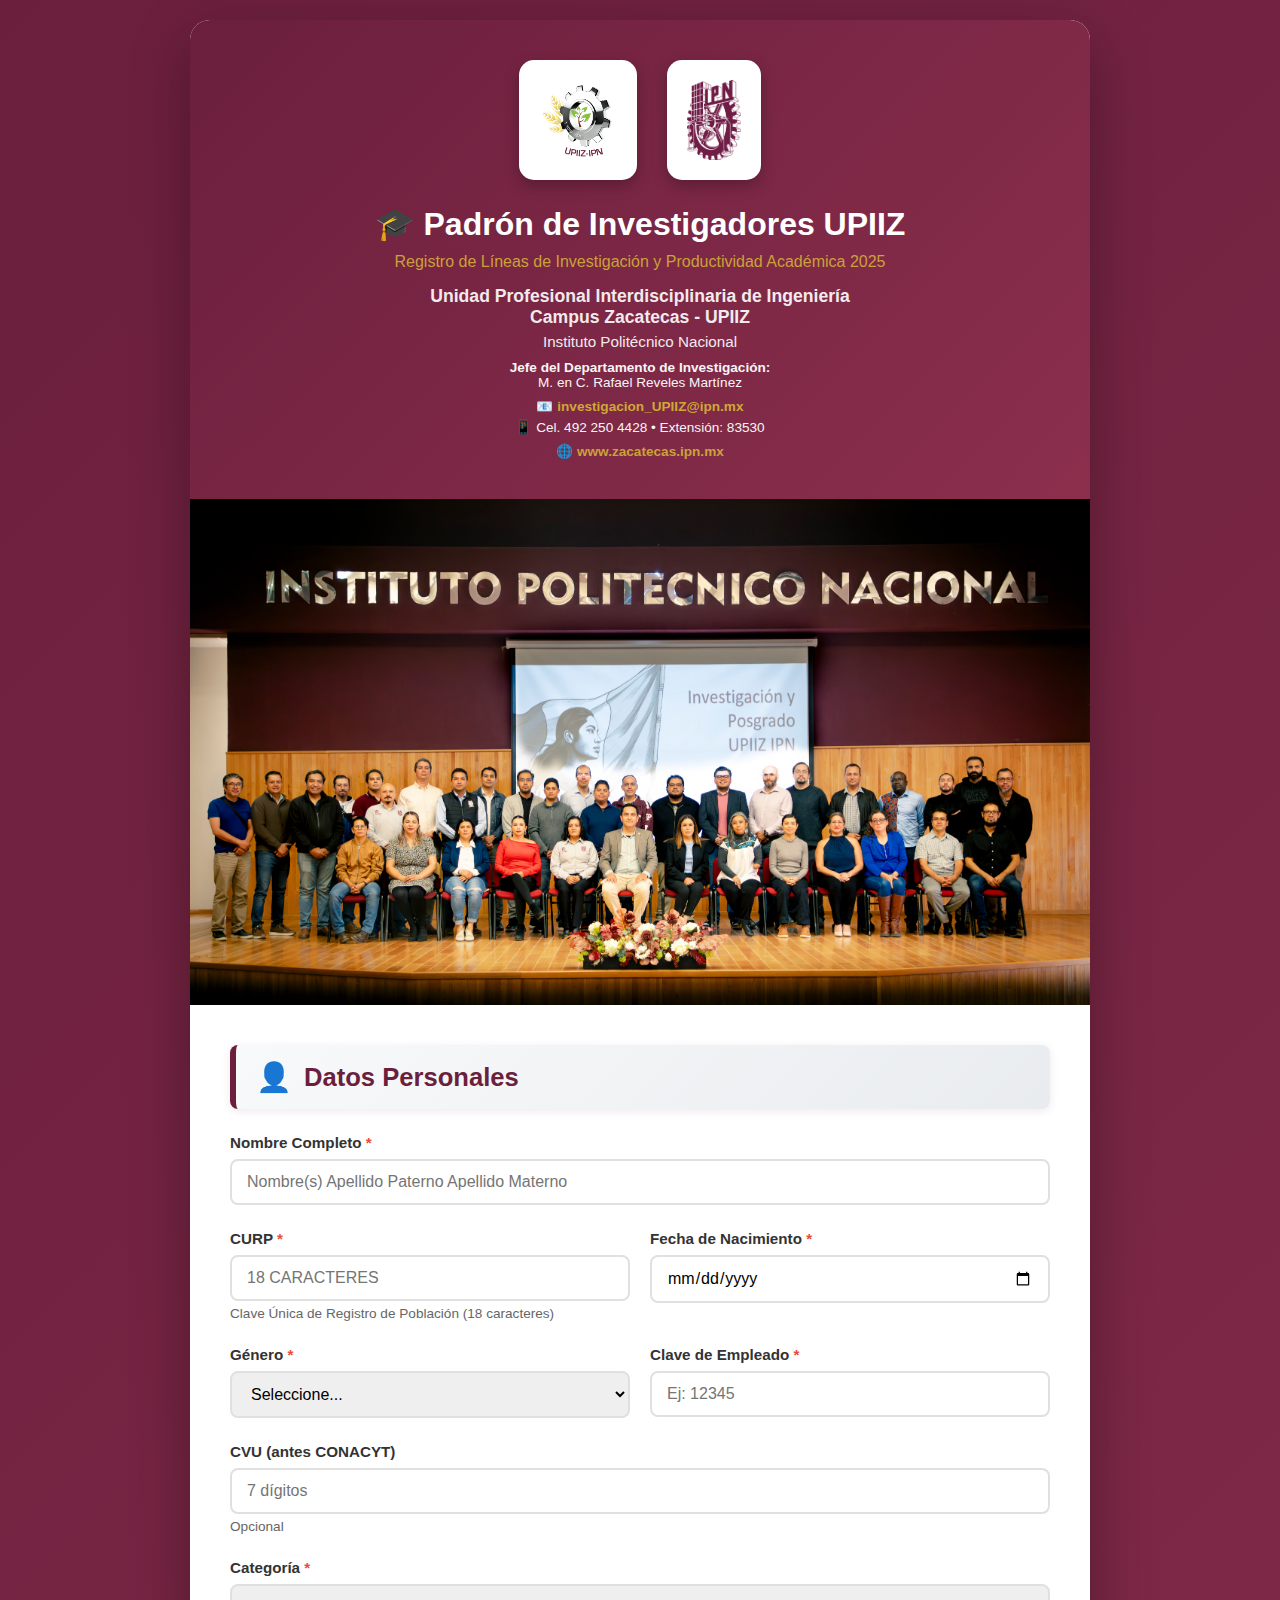
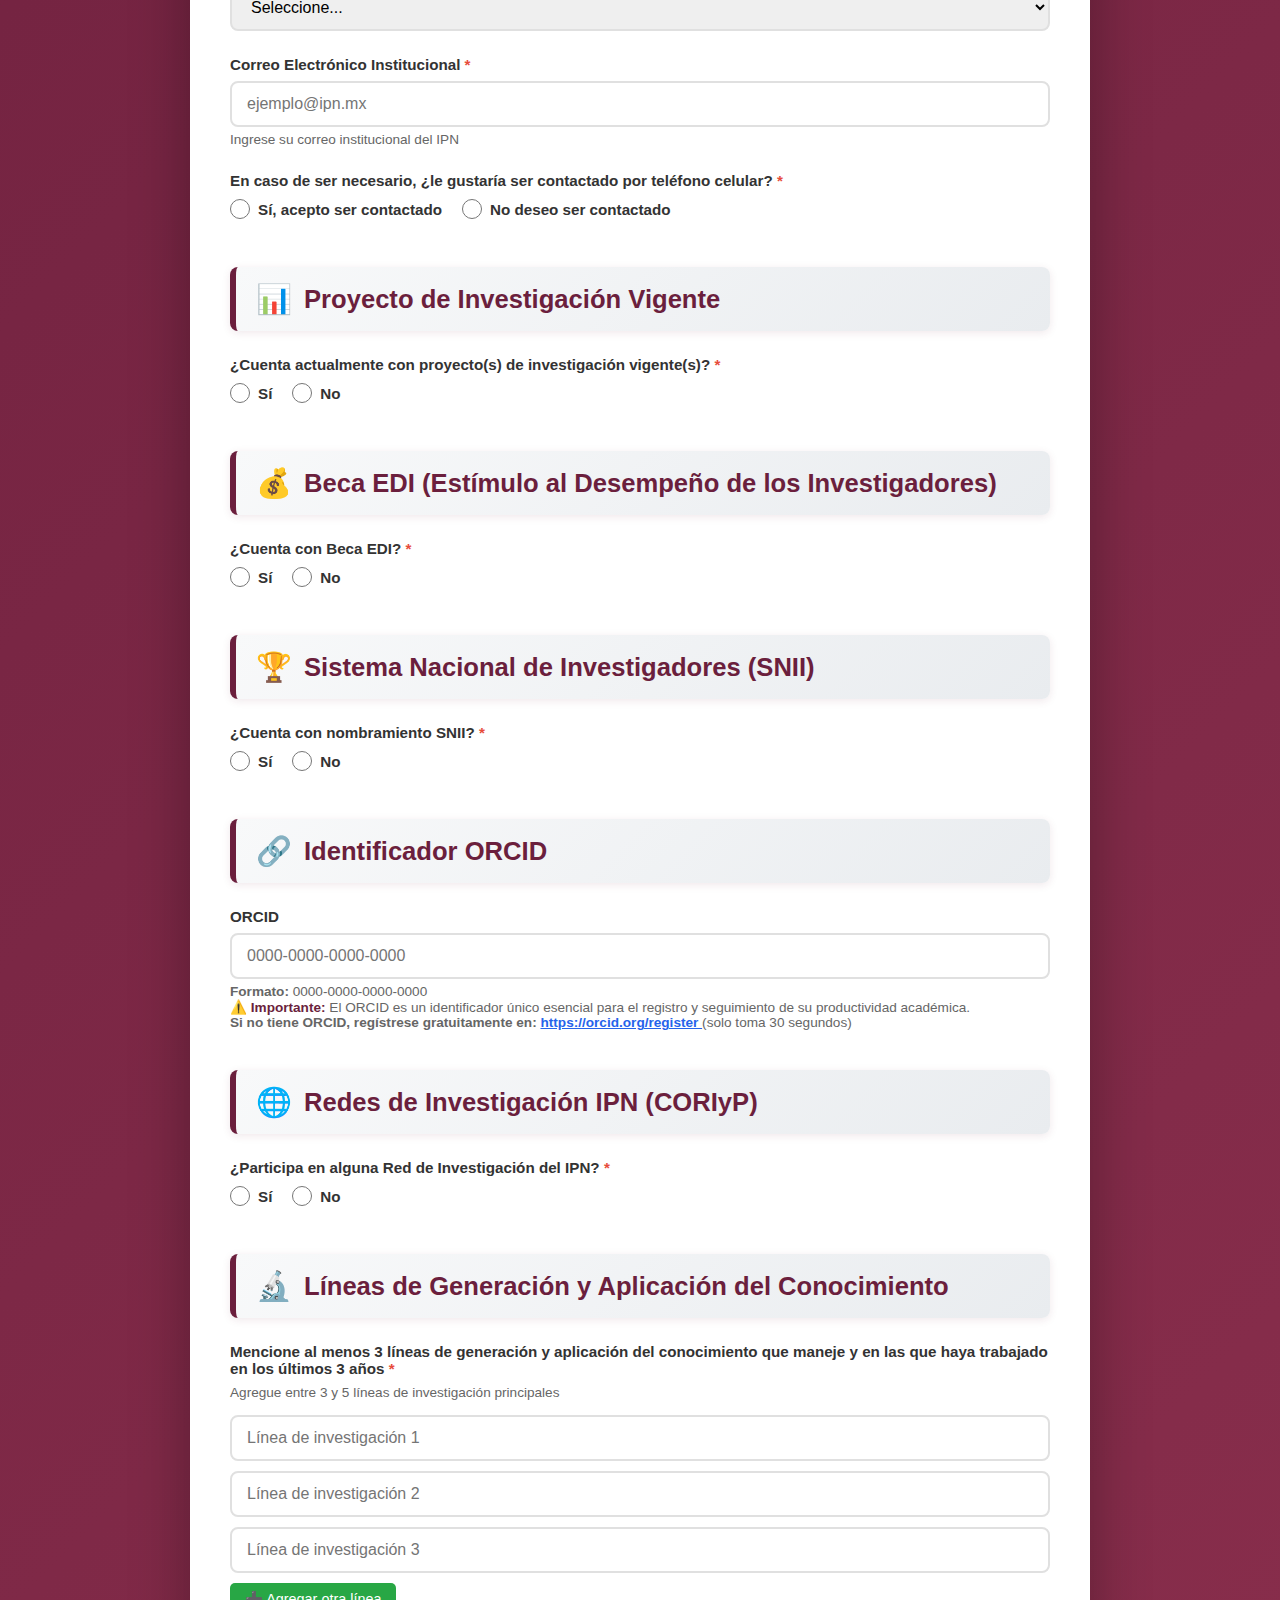
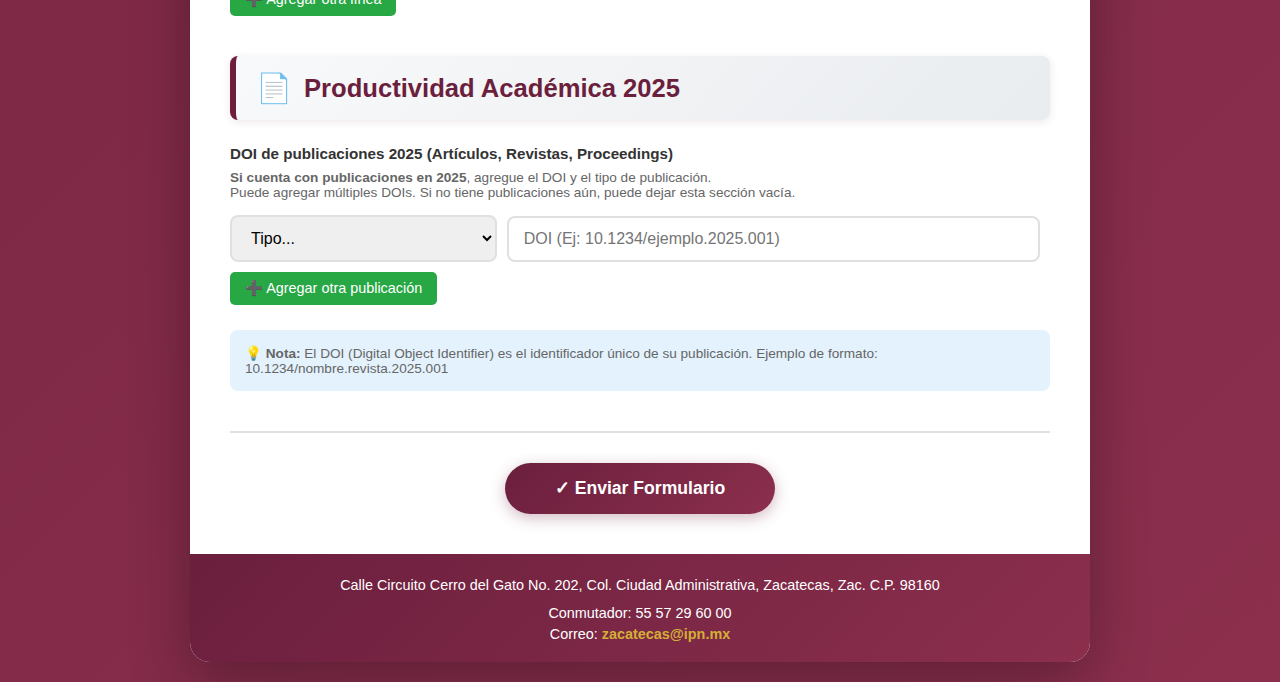
<file: static/formulario_investigador.html>
<!DOCTYPE html>
<html lang="es">
<head>
    <meta charset="UTF-8">
    <meta name="viewport" content="width=device-width, initial-scale=1.0">
    <title>Padrón de Investigadores UPIIZ - IPN</title>
    <style>
        * {
            margin: 0;
            padding: 0;
            box-sizing: border-box;
        }

        body {
            font-family: 'Segoe UI', Tahoma, Geneva, Verdana, sans-serif;
            position: relative;
            min-height: 100vh;
            padding: 20px;
        }

        body {
            background: linear-gradient(135deg, #6B1F3D 0%, #8B2F4D 100%);
        }

        .container {
            max-width: 900px;
            margin: 0 auto;
            background: white;
            border-radius: 20px;
            box-shadow: 0 20px 60px rgba(0,0,0,0.3);
            overflow: hidden;
        }

        .header {
            background: linear-gradient(135deg, #6B1F3D 0%, #8B2F4D 100%);
            color: white;
            padding: 40px;
            text-align: center;
        }

        .banner-image {
            width: 100%;
            overflow: hidden;
        }

        .banner-image img {
            width: 100%;
            height: auto;
            display: block;
        }

        .header-logos {
            display: flex;
            justify-content: center;
            align-items: center;
            gap: 30px;
            margin-bottom: 25px;
            flex-wrap: wrap;
        }

        .header-logo {
            height: 120px;
            width: auto;
            background: white;
            padding: 20px;
            border-radius: 15px;
            box-shadow: 0 6px 15px rgba(0,0,0,0.25);
        }

        .header h1 {
            font-size: 2rem;
            margin-bottom: 10px;
        }

        .header p {
            opacity: 0.9;
            font-size: 1.1rem;
        }

        .form-content {
            padding: 40px;
        }

        .section {
            margin-bottom: 40px;
        }

        .section-title {
            font-size: 1.6rem;
            color: #6B1F3D;
            margin-bottom: 25px;
            padding: 15px 20px;
            background: linear-gradient(135deg, #f8f9fa 0%, #e9ecef 100%);
            border-left: 6px solid #6B1F3D;
            border-radius: 8px;
            display: flex;
            align-items: center;
            gap: 12px;
            font-weight: 700;
            box-shadow: 0 2px 8px rgba(107, 31, 61, 0.1);
        }

        .section-title span:first-child {
            font-size: 1.8rem;
        }

        .form-group {
            margin-bottom: 25px;
        }

        .form-row {
            display: grid;
            grid-template-columns: 1fr 1fr;
            gap: 20px;
        }

        label {
            display: block;
            font-weight: 600;
            color: #333;
            margin-bottom: 8px;
            font-size: 0.95rem;
        }

        .required {
            color: #e74c3c;
        }

        input[type="text"],
        input[type="email"],
        input[type="date"],
        input[type="url"],
        select,
        textarea {
            width: 100%;
            padding: 12px 15px;
            border: 2px solid #e0e0e0;
            border-radius: 8px;
            font-size: 1rem;
            transition: all 0.3s;
            font-family: inherit;
        }

        input:focus,
        select:focus,
        textarea:focus {
            outline: none;
            border-color: #6B1F3D;
            box-shadow: 0 0 0 3px rgba(107, 31, 61, 0.1);
        }

        textarea {
            resize: vertical;
            min-height: 120px;
        }

        .radio-group,
        .checkbox-group {
            display: flex;
            gap: 20px;
            margin-top: 10px;
        }

        .radio-label,
        .checkbox-label {
            display: flex;
            align-items: center;
            gap: 8px;
            cursor: pointer;
        }

        input[type="radio"],
        input[type="checkbox"] {
            width: 20px;
            height: 20px;
            cursor: pointer;
        }

        .conditional-field {
            margin-left: 30px;
            margin-top: 15px;
            padding: 15px;
            background: #f8f9fa;
            border-radius: 8px;
            display: none;
        }

        .conditional-field.active {
            display: block;
        }

        .line-item {
            display: flex;
            gap: 10px;
            margin-bottom: 10px;
        }

        .line-item input {
            flex: 1;
        }

        .btn-add {
            background: #28a745;
            color: white;
            border: none;
            padding: 8px 15px;
            border-radius: 5px;
            cursor: pointer;
            font-size: 0.9rem;
        }

        .btn-remove {
            background: #dc3545;
            color: white;
            border: none;
            padding: 8px 15px;
            border-radius: 5px;
            cursor: pointer;
        }

        .submit-container {
            text-align: center;
            margin-top: 40px;
            padding-top: 30px;
            border-top: 2px solid #e0e0e0;
        }

        .btn-submit {
            background: linear-gradient(135deg, #6B1F3D 0%, #8B2F4D 100%);
            color: white;
            border: none;
            padding: 15px 50px;
            font-size: 1.1rem;
            font-weight: 600;
            border-radius: 50px;
            cursor: pointer;
            transition: all 0.3s;
            box-shadow: 0 4px 15px rgba(107, 31, 61, 0.3);
        }

        .btn-submit:hover {
            transform: translateY(-2px);
            box-shadow: 0 6px 20px rgba(107, 31, 61, 0.4);
        }

        .help-text {
            font-size: 0.85rem;
            color: #666;
            margin-top: 5px;
        }

        .footer {
            background: linear-gradient(135deg, #6B1F3D 0%, #8B2F4D 100%);
            padding: 20px;
            text-align: center;
            color: white;
            font-size: 0.9rem;
        }

        @media (max-width: 768px) {
            .form-row {
                grid-template-columns: 1fr;
            }

            .header h1 {
                font-size: 1.5rem;
            }

            .form-content {
                padding: 20px;
            }
        }

        .success-message {
            background: #d4edda;
            color: #155724;
            padding: 15px;
            border-radius: 8px;
            margin-bottom: 20px;
            display: none;
        }

        .error-message {
            background: #f8d7da;
            color: #721c24;
            padding: 15px;
            border-radius: 8px;
            margin-bottom: 20px;
            display: none;
        }
    </style>
</head>
<body>
    <div class="container">
        <div class="header">
            <div class="header-logos">
                <img src="/static/logo_upiiz.png" alt="Logo UPIIZ" class="header-logo">
                <img src="/static/logo_ipn.png" alt="Logo IPN" class="header-logo">
            </div>
            <h1>🎓 Padrón de Investigadores UPIIZ</h1>
            <p style="font-size: 1rem; font-weight: 500; margin-bottom: 15px; color: #D4AF37;">
                Registro de Líneas de Investigación y Productividad Académica 2025
            </p>
            <p style="font-size: 1.1rem; font-weight: 600; margin-bottom: 5px;">
                Unidad Profesional Interdisciplinaria de Ingeniería<br>
                Campus Zacatecas - UPIIZ
            </p>
            <p style="font-size: 0.95rem;">Instituto Politécnico Nacional</p>
            <p style="font-size: 0.85rem; margin-top: 10px; opacity: 0.95;">
                <strong>Jefe del Departamento de Investigación:</strong><br>
                M. en C. Rafael Reveles Martínez
            </p>
            <p style="font-size: 0.85rem; margin-top: 8px; opacity: 0.95;">
                📧 <a href="mailto:investigacion_UPIIZ@ipn.mx" 
                      style="color: #D4AF37; text-decoration: none; font-weight: 600;">
                    investigacion_UPIIZ@ipn.mx
                </a>
            </p>
            <p style="font-size: 0.85rem; margin-top: 5px; opacity: 0.95;">
                📱 Cel. 492 250 4428 • Extensión: 83530
            </p>
            <p style="font-size: 0.85rem; margin-top: 8px;">
                <a href="https://www.zacatecas.ipn.mx/" target="_blank" 
                   style="color: #D4AF37; text-decoration: none; font-weight: 600;">
                    🌐 www.zacatecas.ipn.mx
                </a>
            </p>
        </div>

        <!-- Imagen Banner UPIIZ -->
        <div class="banner-image">
            <img src="/static/fondo_upiiz.jpg" alt="Campus UPIIZ">
        </div>

        <div class="form-content">
            <div class="success-message" id="successMessage">
                ✓ Formulario enviado exitosamente. Gracias por su participación.
            </div>
            <div class="error-message" id="errorMessage">
                ✗ Error al enviar el formulario. Por favor, intente nuevamente.
            </div>

            <form id="investigadorForm">
                <!-- Sección 1: Datos Personales -->
                <div class="section">
                    <div class="section-title">
                        <span>👤</span>
                        <span>Datos Personales</span>
                    </div>

                    <div class="form-group">
                        <label for="nombreCompleto">Nombre Completo <span class="required">*</span></label>
                        <input type="text" id="nombreCompleto" name="nombreCompleto" required 
                               placeholder="Nombre(s) Apellido Paterno Apellido Materno">
                    </div>

                    <div class="form-row">
                        <div class="form-group">
                            <label for="curp">CURP <span class="required">*</span></label>
                            <input type="text" id="curp" name="curp" required 
                                   placeholder="18 caracteres"
                                   maxlength="18"
                                   pattern="[A-Z]{4}[0-9]{6}[HM][A-Z]{5}[0-9A-Z][0-9]"
                                   style="text-transform: uppercase;">
                            <div class="help-text">
                                Clave Única de Registro de Población (18 caracteres)
                            </div>
                        </div>

                        <div class="form-group">
                            <label for="fechaNacimiento">Fecha de Nacimiento <span class="required">*</span></label>
                            <input type="date" id="fechaNacimiento" name="fechaNacimiento" required>
                        </div>
                    </div>

                    <div class="form-row">
                        <div class="form-group">
                            <label>Género <span class="required">*</span></label>
                            <select id="genero" name="genero" required>
                                <option value="">Seleccione...</option>
                                <option value="Femenino">Femenino</option>
                                <option value="Masculino">Masculino</option>
                                <option value="Otro">Otro</option>
                                <option value="Prefiero no decirlo">Prefiero no decirlo</option>
                            </select>
                        </div>

                        <div class="form-group">
                            <label for="claveEmpleado">Clave de Empleado <span class="required">*</span></label>
                            <input type="text" id="claveEmpleado" name="claveEmpleado" required 
                                   placeholder="Ej: 12345">
                        </div>
                    </div>

                    <div class="form-group">
                        <label for="cvu">CVU (antes CONACYT)</label>
                        <input type="text" id="cvu" name="cvu" 
                               placeholder="7 dígitos"
                               maxlength="7"
                               pattern="[0-9]{7}">
                        <div class="help-text">
                            Opcional
                        </div>
                    </div>

                    <div class="form-group">
                        <label for="categoria">Categoría <span class="required">*</span></label>
                        <select id="categoria" name="categoria" required>
                            <option value="">Seleccione...</option>
                            <option value="Profesor Titular A">Profesor Titular A</option>
                            <option value="Profesor Titular B">Profesor Titular B</option>
                            <option value="Profesor Titular C">Profesor Titular C</option>
                            <option value="Profesor Asociado A">Profesor Asociado A</option>
                            <option value="Profesor Asociado B">Profesor Asociado B</option>
                            <option value="Profesor Asociado C">Profesor Asociado C</option>
                            <option value="Profesor Asistente A">Profesor Asistente A</option>
                            <option value="Profesor Asistente B">Profesor Asistente B</option>
                            <option value="Profesor Asistente C">Profesor Asistente C</option>
                            <option value="Técnico Académico Titular A">Técnico Académico Titular A</option>
                            <option value="Técnico Académico Titular B">Técnico Académico Titular B</option>
                            <option value="Técnico Académico Titular C">Técnico Académico Titular C</option>
                            <option value="Otro">Otro</option>
                        </select>
                    </div>

                    <div class="form-group">
                        <label for="correoInstitucional">Correo Electrónico Institucional <span class="required">*</span></label>
                        <input type="email" id="correoInstitucional" name="correoInstitucional" required 
                               placeholder="ejemplo@ipn.mx">
                        <div class="help-text">
                            Ingrese su correo institucional del IPN
                        </div>
                    </div>

                    <div class="form-group">
                        <label>En caso de ser necesario, ¿le gustaría ser contactado por teléfono celular? <span class="required">*</span></label>
                        <div class="radio-group">
                            <label class="radio-label">
                                <input type="radio" name="aceptaContacto" value="Si" onclick="toggleTelefono(true)" required>
                                <span>Sí, acepto ser contactado</span>
                            </label>
                            <label class="radio-label">
                                <input type="radio" name="aceptaContacto" value="No" onclick="toggleTelefono(false)" required>
                                <span>No deseo ser contactado</span>
                            </label>
                        </div>

                        <div class="conditional-field" id="telefonoFields">
                            <label for="telefonoCelular">Número de Teléfono Celular <span class="required">*</span></label>
                            <input type="tel" id="telefonoCelular" name="telefonoCelular" 
                                   placeholder="10 dígitos (Ej: 5512345678)"
                                   pattern="[0-9]{10}"
                                   maxlength="10">
                            <div class="help-text">
                                Ingrese su número celular a 10 dígitos (sin espacios ni guiones)
                            </div>
                        </div>
                    </div>
                </div>

                <!-- Sección 2: Proyecto Vigente -->
                <div class="section">
                    <div class="section-title">
                        <span>📊</span>
                        <span>Proyecto de Investigación Vigente</span>
                    </div>

                    <div class="form-group">
                        <label>¿Cuenta actualmente con proyecto(s) de investigación vigente(s)? <span class="required">*</span></label>
                        <div class="radio-group">
                            <label class="radio-label">
                                <input type="radio" name="tieneProyectoVigente" value="Si" onclick="toggleProyectoVigente(true)" required>
                                <span>Sí</span>
                            </label>
                            <label class="radio-label">
                                <input type="radio" name="tieneProyectoVigente" value="No" onclick="toggleProyectoVigente(false)" required>
                                <span>No</span>
                            </label>
                        </div>

                        <div class="conditional-field" id="proyectoVigenteFields">
                            <div class="help-text" style="margin-bottom: 15px; padding: 12px; background: #fff3cd; border-radius: 8px; border-left: 4px solid #D4AF37;">
                                <strong>📌 Importante:</strong> Puede tener proyectos de <strong>diferentes categorías</strong> 
                                (ej: uno de Iniciación + uno de Innovación), pero <strong>solo UN proyecto por categoría</strong>.<br>
                                <strong>💡 Consulte sus proyectos en:</strong> 
                                <a href="https://sappi.ipn.mx/" target="_blank" style="color: #6B1F3D; font-weight: 600;">
                                    SAPPI - Sistema de Administración de Proyectos
                                </a>
                            </div>

                            <div id="proyectosListaContainer">
                                <!-- Proyectos se agregan dinámicamente aquí -->
                            </div>

                            <button type="button" class="btn-add" onclick="agregarProyecto()">
                                ➕ Agregar Proyecto
                            </button>
                        </div>
                    </div>
                </div>

                <!-- Sección 3: Beca EDI -->
                <div class="section">
                    <div class="section-title">
                        <span>💰</span>
                        <span>Beca EDI (Estímulo al Desempeño de los Investigadores)</span>
                    </div>

                    <div class="form-group">
                        <label>¿Cuenta con Beca EDI? <span class="required">*</span></label>
                        <div class="radio-group">
                            <label class="radio-label">
                                <input type="radio" name="cuentaBecaEDI" value="Si" onclick="toggleEDI(true)" required>
                                <span>Sí</span>
                            </label>
                            <label class="radio-label">
                                <input type="radio" name="cuentaBecaEDI" value="No" onclick="toggleEDI(false)" required>
                                <span>No</span>
                            </label>
                        </div>

                        <div class="conditional-field" id="ediFields">
                            <label for="nivelEDI">Nivel EDI <span class="required">*</span></label>
                            <select id="nivelEDI" name="nivelEDI">
                                <option value="">Seleccione...</option>
                                <option value="Nivel 1">Nivel 1</option>
                                <option value="Nivel 2">Nivel 2</option>
                                <option value="Nivel 3">Nivel 3</option>
                                <option value="Nivel 4">Nivel 4</option>
                                <option value="Nivel 5">Nivel 5</option>
                                <option value="Nivel 6">Nivel 6</option>
                                <option value="Nivel 7">Nivel 7</option>
                                <option value="Nivel 8">Nivel 8</option>
                                <option value="Nivel Permanente">Nivel Permanente</option>
                            </select>
                        </div>
                    </div>
                </div>

                <!-- Sección 4: SNII -->
                <div class="section">
                    <div class="section-title">
                        <span>🏆</span>
                        <span>Sistema Nacional de Investigadores (SNII)</span>
                    </div>

                    <div class="form-group">
                        <label>¿Cuenta con nombramiento SNII? <span class="required">*</span></label>
                        <div class="radio-group">
                            <label class="radio-label">
                                <input type="radio" name="cuentaSNII" value="Si" onclick="toggleSNII(true)" required>
                                <span>Sí</span>
                            </label>
                            <label class="radio-label">
                                <input type="radio" name="cuentaSNII" value="No" onclick="toggleSNII(false)" required>
                                <span>No</span>
                            </label>
                        </div>

                        <div class="conditional-field" id="sniiFields">
                            <div class="form-group">
                                <label for="nivelSNII">Nivel SNII <span class="required">*</span></label>
                                <select id="nivelSNII" name="nivelSNII">
                                    <option value="">Seleccione...</option>
                                    <option value="Candidato">Candidato</option>
                                    <option value="Nivel I">Nivel I</option>
                                    <option value="Nivel II">Nivel II</option>
                                    <option value="Nivel III">Nivel III</option>
                                    <option value="Emérito">Emérito</option>
                                </select>
                            </div>

                            <div class="form-row">
                                <div class="form-group">
                                    <label for="sniiInicio">Fecha de Inicio <span class="required">*</span></label>
                                    <input type="date" id="sniiInicio" name="sniiInicio">
                                </div>

                                <div class="form-group">
                                    <label for="sniiFinal">Fecha de Término <span class="required">*</span></label>
                                    <input type="date" id="sniiFinal" name="sniiFinal">
                                </div>
                            </div>

                            <div class="form-group">
                                <label for="sniiConstancia">
                                    Constancia/Comprobante SNII <span class="required">*</span>
                                </label>
                                <input type="file" id="sniiConstancia" name="sniiConstancia" 
                                       accept=".pdf"
                                       style="padding: 8px;">
                                <div class="help-text">
                                    <strong>Adjunte su constancia o comprobante del nombramiento SNII</strong><br>
                                    <strong style="color: #6B1F3D;">Formato preferente: PDF</strong> (máx. 5 MB)
                                </div>
                            </div>
                        </div>
                    </div>
                </div>

                <!-- Sección 5: ORCID -->
                <div class="section">
                    <div class="section-title">
                        <span>🔗</span>
                        <span>Identificador ORCID</span>
                    </div>

                    <div class="form-group">
                        <label for="orcid">ORCID</label>
                        <input type="text" id="orcid" name="orcid" 
                               placeholder="0000-0000-0000-0000"
                               pattern="[0-9]{4}-[0-9]{4}-[0-9]{4}-[0-9]{3}[0-9X]">
                        <div class="help-text">
                            <strong>Formato:</strong> 0000-0000-0000-0000<br>
                            <strong style="color: #6B1F3D;">⚠️ Importante:</strong> El ORCID es un identificador único esencial para el registro y seguimiento de su productividad académica.<br>
                            <strong>Si no tiene ORCID, regístrese gratuitamente en:</strong> 
                            <a href="https://orcid.org/register" target="_blank" style="color: #2563eb; font-weight: 600;">
                                https://orcid.org/register
                            </a> (solo toma 30 segundos)
                        </div>
                    </div>
                </div>

                <!-- Sección 6: Redes de Investigación IPN -->
                <div class="section">
                    <div class="section-title">
                        <span>🌐</span>
                        <span>Redes de Investigación IPN (CORIyP)</span>
                    </div>

                    <div class="form-group">
                        <label>¿Participa en alguna Red de Investigación del IPN? <span class="required">*</span></label>
                        <div class="radio-group">
                            <label class="radio-label">
                                <input type="radio" name="participaRedes" value="Si" onclick="toggleRedes(true)" required>
                                <span>Sí</span>
                            </label>
                            <label class="radio-label">
                                <input type="radio" name="participaRedes" value="No" onclick="toggleRedes(false)" required>
                                <span>No</span>
                            </label>
                        </div>

                        <div class="conditional-field" id="redesFields">
                            <div class="help-text" style="margin-bottom: 20px; padding: 12px; background: #e3f2fd; border-radius: 8px; border-left: 4px solid #2196F3;">
                                <strong>📌 Información:</strong> Las Redes de Investigación y Posgrado del IPN están coordinadas por la CORIyP.<br>
                                Puede seleccionar hasta <strong>2 redes</strong> en las que participe actualmente.<br>
                                <strong>💡 Consulte más información en:</strong> 
                                <a href="https://www.ipn.mx/coriyp/" target="_blank" style="color: #1976d2; font-weight: 600;">
                                    www.ipn.mx/coriyp
                                </a>
                            </div>

                            <!-- Red 1 -->
                            <div style="background: #f8f9fa; padding: 20px; border-radius: 8px; border: 2px solid #e0e0e0; margin-bottom: 20px;">
                                <h4 style="color: #6B1F3D; margin-bottom: 15px;">Red de Investigación 1 <span class="required">*</span></h4>
                                
                                <div class="form-group">
                                    <label for="red1Nombre">Nombre de la Red <span class="required">*</span></label>
                                    <select id="red1Nombre" name="red1Nombre">
                                        <option value="">Seleccione una red...</option>
                                        <optgroup label="🔬 Redes de Investigación (REI)">
                                            <option value="REI01-REMA">REI01-REMA | Red de Medio Ambiente</option>
                                            <option value="REI02-RBIO">REI02-RBIO | Red de Biotecnología</option>
                                            <option value="REI03-RNMN">REI03-RNMN | Red de Nanociencia y Micro-nanotecnología</option>
                                            <option value="REI04-RCOM">REI04-RCOM | Red de Computación</option>
                                            <option value="REI05-RNER">REI05-RNER | Red de Energía</option>
                                            <option value="REI06-RSAL">REI06-RSAL | Red de Salud</option>
                                            <option value="REI07-RDEC">REI07-RDEC | Red de Desarrollo Económico</option>
                                            <option value="REI08-RIAC">REI08-RIAC | Red de Inteligencia Artificial y Ciencia de Datos</option>
                                        </optgroup>
                                        <optgroup label="👥 Redes de Expertos (REX)">
                                            <option value="REX01-RXTC">REX01-RXTC | Red de Expertos en Telecomunicaciones</option>
                                            <option value="REX02-RXRM">REX02-RXRM | Red de Expertos en Robótica y Mecatrónica</option>
                                            <option value="REX03-RXSC">REX03-RXSC | Red de Expertos en Sistemas Complejos</option>
                                            <option value="REX04-RXAU">REX04-RXAU | Red de Expertos en Innovación Automotriz</option>
                                        </optgroup>
                                    </select>
                                </div>

                                <div class="form-group">
                                    <label for="red1Rol">Rol en la Red <span class="required">*</span></label>
                                    <select id="red1Rol" name="red1Rol">
                                        <option value="">Seleccione...</option>
                                        <option value="Coordinador">Coordinador/a</option>
                                        <option value="Integrante">Integrante</option>
                                        <option value="Colaborador">Colaborador/a</option>
                                    </select>
                                </div>

                                <div class="form-row">
                                    <div class="form-group">
                                        <label for="red1Inicio">Fecha de Inicio <span class="required">*</span></label>
                                        <input type="date" id="red1Inicio" name="red1Inicio">
                                    </div>

                                    <div class="form-group">
                                        <label for="red1Vigente">Estado</label>
                                        <select id="red1Vigente" name="red1Vigente">
                                            <option value="Vigente">Vigente</option>
                                            <option value="Concluido">Concluido</option>
                                        </select>
                                    </div>
                                </div>

                                <div class="form-group">
                                    <label for="red1Constancia">
                                        Constancia de Participación
                                    </label>
                                    <input type="file" id="red1Constancia" name="red1Constancia" 
                                           accept=".pdf"
                                           style="padding: 8px;">
                                    <div class="help-text">
                                        Adjunte constancia oficial de participación (opcional, PDF máx. 5 MB)
                                    </div>
                                </div>
                            </div>

                            <!-- Red 2 (Opcional) -->
                            <div style="background: #f8f9fa; padding: 20px; border-radius: 8px; border: 2px solid #e0e0e0;">
                                <h4 style="color: #6B1F3D; margin-bottom: 15px;">Red de Investigación 2 (Opcional)</h4>
                                
                                <div class="form-group">
                                    <label for="red2Nombre">Nombre de la Red</label>
                                    <select id="red2Nombre" name="red2Nombre">
                                        <option value="">Seleccione una red...</option>
                                        <optgroup label="🔬 Redes de Investigación (REI)">
                                            <option value="REI01-REMA">REI01-REMA | Red de Medio Ambiente</option>
                                            <option value="REI02-RBIO">REI02-RBIO | Red de Biotecnología</option>
                                            <option value="REI03-RNMN">REI03-RNMN | Red de Nanociencia y Micro-nanotecnología</option>
                                            <option value="REI04-RCOM">REI04-RCOM | Red de Computación</option>
                                            <option value="REI05-RNER">REI05-RNER | Red de Energía</option>
                                            <option value="REI06-RSAL">REI06-RSAL | Red de Salud</option>
                                            <option value="REI07-RDEC">REI07-RDEC | Red de Desarrollo Económico</option>
                                            <option value="REI08-RIAC">REI08-RIAC | Red de Inteligencia Artificial y Ciencia de Datos</option>
                                        </optgroup>
                                        <optgroup label="👥 Redes de Expertos (REX)">
                                            <option value="REX01-RXTC">REX01-RXTC | Red de Expertos en Telecomunicaciones</option>
                                            <option value="REX02-RXRM">REX02-RXRM | Red de Expertos en Robótica y Mecatrónica</option>
                                            <option value="REX03-RXSC">REX03-RXSC | Red de Expertos en Sistemas Complejos</option>
                                            <option value="REX04-RXAU">REX04-RXAU | Red de Expertos en Innovación Automotriz</option>
                                        </optgroup>
                                    </select>
                                </div>

                                <div class="form-group">
                                    <label for="red2Rol">Rol en la Red</label>
                                    <select id="red2Rol" name="red2Rol">
                                        <option value="">Seleccione...</option>
                                        <option value="Coordinador">Coordinador/a</option>
                                        <option value="Integrante">Integrante</option>
                                        <option value="Colaborador">Colaborador/a</option>
                                    </select>
                                </div>

                                <div class="form-row">
                                    <div class="form-group">
                                        <label for="red2Inicio">Fecha de Inicio</label>
                                        <input type="date" id="red2Inicio" name="red2Inicio">
                                    </div>

                                    <div class="form-group">
                                        <label for="red2Vigente">Estado</label>
                                        <select id="red2Vigente" name="red2Vigente">
                                            <option value="Vigente">Vigente</option>
                                            <option value="Concluido">Concluido</option>
                                        </select>
                                    </div>
                                </div>

                                <div class="form-group">
                                    <label for="red2Constancia">
                                        Constancia de Participación
                                    </label>
                                    <input type="file" id="red2Constancia" name="red2Constancia" 
                                           accept=".pdf"
                                           style="padding: 8px;">
                                    <div class="help-text">
                                        Adjunte constancia oficial de participación (opcional, PDF máx. 5 MB)
                                    </div>
                                </div>
                            </div>
                        </div>
                    </div>
                </div>

                <!-- Sección 7: Líneas de Investigación -->
                <div class="section">
                    <div class="section-title">
                        <span>🔬</span>
                        <span>Líneas de Generación y Aplicación del Conocimiento</span>
                    </div>

                    <div class="form-group">
                        <label>
                            Mencione al menos 3 líneas de generación y aplicación del conocimiento que maneje 
                            y en las que haya trabajado en los últimos 3 años <span class="required">*</span>
                        </label>
                        <div class="help-text" style="margin-bottom: 15px;">
                            Agregue entre 3 y 5 líneas de investigación principales
                        </div>

                        <div id="lineasContainer">
                            <div class="line-item">
                                <input type="text" name="linea1" placeholder="Línea de investigación 1" required>
                            </div>
                            <div class="line-item">
                                <input type="text" name="linea2" placeholder="Línea de investigación 2" required>
                            </div>
                            <div class="line-item">
                                <input type="text" name="linea3" placeholder="Línea de investigación 3" required>
                            </div>
                        </div>

                        <button type="button" class="btn-add" onclick="agregarLinea()">
                            ➕ Agregar otra línea
                        </button>
                    </div>
                </div>

                <!-- Sección 8: Productividad Académica 2025 -->
                <div class="section">
                    <div class="section-title">
                        <span>📄</span>
                        <span>Productividad Académica 2025</span>
                    </div>

                    <div class="form-group">
                        <label>
                            DOI de publicaciones 2025 (Artículos, Revistas, Proceedings)
                        </label>
                        <div class="help-text" style="margin-bottom: 15px;">
                            <strong>Si cuenta con publicaciones en 2025</strong>, agregue el DOI y el tipo de publicación.<br>
                            Puede agregar múltiples DOIs. Si no tiene publicaciones aún, puede dejar esta sección vacía.
                        </div>

                        <div id="doisContainer">
                            <div class="line-item" style="display: grid; grid-template-columns: 1fr 2fr auto; gap: 10px; align-items: center;">
                                <select name="tipoDoi1" style="min-width: 150px;">
                                    <option value="">Tipo...</option>
                                    <option value="Artículo">Artículo</option>
                                    <option value="Revista">Revista</option>
                                    <option value="Proceedings">Proceedings</option>
                                    <option value="Capítulo de libro">Capítulo de libro</option>
                                    <option value="Libro">Libro</option>
                                    <option value="Conferencia">Conferencia</option>
                                </select>
                                <input type="text" name="doi1" placeholder="DOI (Ej: 10.1234/ejemplo.2025.001)">
                            </div>
                        </div>

                        <button type="button" class="btn-add" onclick="agregarDoi()">
                            ➕ Agregar otra publicación
                        </button>
                    </div>

                    <div class="help-text" style="margin-top: 10px; padding: 15px; background: #e3f2fd; border-radius: 8px;">
                        <strong>💡 Nota:</strong> El DOI (Digital Object Identifier) es el identificador único de su publicación. 
                        Ejemplo de formato: 10.1234/nombre.revista.2025.001
                    </div>
                </div>

                <!-- Botón de Envío -->
                <div class="submit-container">
                    <button type="submit" class="btn-submit">
                        ✓ Enviar Formulario
                    </button>
                </div>
            </form>
        </div>

        <div class="footer">
            <p style="font-size: 0.9rem; line-height: 1.6;">
                Calle Circuito Cerro del Gato No. 202, Col. Ciudad Administrativa, Zacatecas, Zac. C.P. 98160
            </p>
            <p style="margin-top: 8px; font-size: 0.9rem;">
                Conmutador: 55 57 29 60 00
            </p>
            <p style="margin-top: 5px; font-size: 0.9rem;">
                Correo: <a href="mailto:zacatecas@ipn.mx" style="color: #D4AF37; text-decoration: none; font-weight: 600;">zacatecas@ipn.mx</a>
            </p>
        </div>
    </div>

    <script>
        let lineaCount = 3;
        let doiCount = 1;
        let proyectoCount = 0;
        let categoriasUsadas = new Set();

        // Validador de CURP en tiempo real
        document.addEventListener('DOMContentLoaded', function() {
            const curpInput = document.getElementById('curp');
            
            curpInput.addEventListener('input', function(e) {
                // Convertir a mayúsculas automáticamente
                this.value = this.value.toUpperCase();
                
                // Validar formato básico
                if (this.value.length === 18) {
                    const curpPattern = /^[A-Z]{4}[0-9]{6}[HM][A-Z]{5}[0-9A-Z][0-9]$/;
                    if (curpPattern.test(this.value)) {
                        this.style.borderColor = '#28a745';
                    } else {
                        this.style.borderColor = '#dc3545';
                    }
                } else if (this.value.length > 0) {
                    this.style.borderColor = '#ffc107';
                } else {
                    this.style.borderColor = '#e0e0e0';
                }
            });

            // Validador de tamaño de archivo SNII
            const sniiConstanciaInput = document.getElementById('sniiConstancia');
            
            sniiConstanciaInput.addEventListener('change', function(e) {
                const archivo = this.files[0];
                if (archivo) {
                    const tamañoMB = archivo.size / (1024 * 1024);
                    
                    if (tamañoMB > 5) {
                        alert(`El archivo es demasiado grande (${tamañoMB.toFixed(2)} MB). El tamaño máximo permitido es 5 MB.`);
                        this.value = '';
                        this.style.borderColor = '#dc3545';
                    } else {
                        this.style.borderColor = '#28a745';
                    }
                }
            });

            // Validador de teléfono celular en tiempo real
            const telefonoInput = document.getElementById('telefonoCelular');
            
            telefonoInput.addEventListener('input', function(e) {
                // Solo permitir números
                this.value = this.value.replace(/[^0-9]/g, '');
                
                // Validar longitud
                if (this.value.length === 10) {
                    this.style.borderColor = '#28a745';
                } else if (this.value.length > 0) {
                    this.style.borderColor = '#ffc107';
                } else {
                    this.style.borderColor = '#e0e0e0';
                }
            });
        });

        function toggleTelefono(show) {
            const telefonoFields = document.getElementById('telefonoFields');
            const telefonoCelular = document.getElementById('telefonoCelular');
            
            if (show) {
                telefonoFields.classList.add('active');
                telefonoCelular.required = true;
            } else {
                telefonoFields.classList.remove('active');
                telefonoCelular.required = false;
                telefonoCelular.value = '';
            }
        }

        function toggleProyectoVigente(show) {
            const proyectoVigenteFields = document.getElementById('proyectoVigenteFields');
            
            if (show) {
                proyectoVigenteFields.classList.add('active');
            } else {
                proyectoVigenteFields.classList.remove('active');
                // Limpiar proyectos agregados
                document.getElementById('proyectosListaContainer').innerHTML = '';
                proyectoCount = 0;
                categoriasUsadas.clear();
            }
        }

        function agregarProyecto() {
            proyectoCount++;
            const container = document.getElementById('proyectosListaContainer');
            
            const div = document.createElement('div');
            div.id = `proyecto_${proyectoCount}`;
            div.style.marginBottom = '20px';
            div.style.padding = '20px';
            div.style.background = '#f8f9fa';
            div.style.borderRadius = '8px';
            div.style.border = '2px solid #e0e0e0';
            
            div.innerHTML = `
                <div style="display: flex; justify-content: space-between; align-items: center; margin-bottom: 15px;">
                    <h4 style="margin: 0; color: #6B1F3D;">Proyecto ${proyectoCount}</h4>
                    <button type="button" class="btn-remove" onclick="removerProyecto(${proyectoCount})">✕ Eliminar</button>
                </div>

                <div class="form-group">
                    <label>Tipo de Financiamiento <span class="required">*</span></label>
                    <select id="financiamiento_${proyectoCount}" name="proyectos[${proyectoCount}][financiamiento]" 
                            onchange="toggleTipoFinanciamiento(${proyectoCount})" required>
                        <option value="">Seleccione...</option>
                        <option value="Interno IPN">Financiamiento Interno IPN</option>
                        <option value="Externo">Financiamiento Externo</option>
                    </select>
                    <div class="help-text">
                        Seleccione la fuente principal de financiamiento del proyecto
                    </div>
                </div>

                <!-- Campos para Financiamiento INTERNO -->
                <div id="camposInterno_${proyectoCount}" style="display: none;">
                <div class="form-group">
                    <label>Categoría <span class="required">*</span></label>
                    <select id="categoria_${proyectoCount}" name="proyectos[${proyectoCount}][categoria]" 
                                onchange="actualizarTiposProyecto(${proyectoCount})">
                        <option value="">Seleccione categoría...</option>
                        <option value="Iniciación">Iniciación en la investigación</option>
                        <option value="Colaborativos">Grupos colaborativos</option>
                        <option value="Innovación">Innovación y maduración tecnológica</option>
                        <option value="Estratégicos">Proyectos estratégicos</option>
                        <option value="Consorcios">Consorcios</option>
                        </select>
                    </div>

                    <div class="form-group">
                        <label>Tipo <span class="required">*</span></label>
                        <select id="tipo_${proyectoCount}" name="proyectos[${proyectoCount}][tipo]">
                            <option value="">Primero seleccione categoría...</option>
                        </select>
                    </div>

                    <div class="form-group">
                        <label>Clave SIP <span class="required">*</span></label>
                        <input type="text" id="claveSIP_interno_${proyectoCount}" name="proyectos[${proyectoCount}][claveSIP]" 
                               placeholder="Ej: SIP-20250123" 
                               style="text-transform: uppercase;">
                        <div class="help-text">
                            Clave del Sistema de Administración de Proyectos (SAPPI)
                        </div>
                    </div>
                </div>

                <!-- Campos para Financiamiento EXTERNO -->
                <div id="camposExterno_${proyectoCount}" style="display: none;">
                    <div class="conditional-field" style="margin-left: 0; padding: 15px; background: #fff3cd; border-radius: 8px; margin-bottom: 15px;">
                        <div class="form-group">
                            <label>Fuente de Financiamiento Externo <span class="required">*</span></label>
                            <select id="fuenteExterna_select_${proyectoCount}" name="proyectos[${proyectoCount}][fuenteExterna]">
                                <option value="">Seleccione la fuente...</option>
                                <option value="SECIHTI">SECIHTI (Secretaría de Ciencia, Humanidades, Tecnología e Innovación)</option>
                                <option value="SECTEI">SECTEI (Secretaría de Ciencia, Tecnología e Innovación CDMX)</option>
                                <option value="European Commission">European Commission (Comisión Europea)</option>
                                <option value="Wellcome Foundation">Wellcome Foundation (Fundación Wellcome)</option>
                                <option value="SAM.GOV">SAM.GOV (Subvenciones Federales EE.UU.)</option>
                                <option value="GCRF">GCRF (Global Challenges Research Fund)</option>
                                <option value="NIH">NIH (National Institutes of Health)</option>
                                <option value="Otra fuente internacional">Otra fuente internacional</option>
                                <option value="Empresa privada">Empresa privada</option>
                                <option value="ONG/Fundación">ONG/Fundación</option>
                            </select>
                            <div class="help-text">
                                Para más información: <a href="https://www.ipn.mx/investigacion/convocatorias/externos.html" target="_blank" style="color: #856404; font-weight: 600;">Proyectos Externos IPN</a>
                            </div>
                        </div>
                    </div>

                    <div class="form-group">
                        <label>Categoría <span class="required">*</span></label>
                        <select id="categoriaExt_${proyectoCount}" name="proyectos[${proyectoCount}][categoriaExterna]" 
                                onchange="actualizarTiposProyectoExterno(${proyectoCount})">
                            <option value="">Seleccione categoría...</option>
                        <option value="Externos">Externos al IPN</option>
                            <option value="Consorcios">Consorcios Internacionales</option>
                    </select>
                </div>

                <div class="form-group">
                    <label>Tipo <span class="required">*</span></label>
                        <select id="tipoExt_${proyectoCount}" name="proyectos[${proyectoCount}][tipoExterno]">
                        <option value="">Primero seleccione categoría...</option>
                    </select>
                    </div>

                    <div class="form-group">
                        <label>Descripción del Proyecto</label>
                        <textarea id="descripcionExterno_${proyectoCount}" name="proyectos[${proyectoCount}][descripcionExterno]" 
                                  placeholder="Descripción breve del proyecto externo (opcional)..." 
                                  rows="3"></textarea>
                        <div class="help-text">
                            Opcional: Describa brevemente el proyecto
                        </div>
                    </div>

                    <div class="form-group">
                        <label style="display: flex; align-items: center; gap: 8px;">
                            <input type="checkbox" id="tieneClaveSIP_${proyectoCount}" 
                                   onclick="toggleClaveSIPExterno(${proyectoCount})"
                                   style="width: auto; height: auto;">
                            <span>¿Este proyecto tiene Clave SIP del IPN?</span>
                        </label>
                        <div class="help-text">
                            Marque solo si el proyecto externo fue registrado en SAPPI del IPN
                        </div>
                        
                        <div id="claveSIPExterno_${proyectoCount}" style="display: none; margin-top: 15px;">
                            <label>Clave SIP</label>
                            <input type="text" id="claveSIP_externo_${proyectoCount}" name="proyectos[${proyectoCount}][claveSIPExterna]" 
                                   placeholder="Ej: EXT-2025-123" 
                                   style="text-transform: uppercase;">
                        </div>
                    </div>
                </div>

                <div class="form-group">
                    <label>Nombre del Proyecto <span class="required">*</span></label>
                    <input type="text" name="proyectos[${proyectoCount}][nombre]" 
                           placeholder="Ingrese el nombre completo del proyecto" required>
                    <div class="help-text">
                        Si no recuerda el nombre, consúltelo en: 
                        <a href="https://sappi.ipn.mx/" target="_blank" style="color: #2563eb; font-weight: 600;">
                            SAPPI (Sistema de Administración de Proyectos)
                        </a>
                    </div>
                </div>
            `;
            
            container.appendChild(div);
        }

        function removerProyecto(id) {
            const elemento = document.getElementById(`proyecto_${id}`);
            
            // Obtener categoría antes de eliminar
            const selectCategoria = document.getElementById(`categoria_${id}`);
            if (selectCategoria && selectCategoria.value) {
                categoriasUsadas.delete(selectCategoria.value);
            }
            
            elemento.remove();
            proyectoCount--;
        }

        function toggleClaveSIPExterno(proyectoId) {
            const checkbox = document.getElementById(`tieneClaveSIP_${proyectoId}`);
            const claveSIPDiv = document.getElementById(`claveSIPExterno_${proyectoId}`);
            
            if (checkbox.checked) {
                claveSIPDiv.style.display = 'block';
            } else {
                claveSIPDiv.style.display = 'none';
                document.getElementById(`claveSIP_externo_${proyectoId}`).value = '';
            }
        }

        function toggleTipoFinanciamiento(proyectoId) {
            const financiamiento = document.getElementById(`financiamiento_${proyectoId}`).value;
            const camposInterno = document.getElementById(`camposInterno_${proyectoId}`);
            const camposExterno = document.getElementById(`camposExterno_${proyectoId}`);
            
            // Elementos de campos internos
            const categoria = document.getElementById(`categoria_${proyectoId}`);
            const tipo = document.getElementById(`tipo_${proyectoId}`);
            const claveSIPInterno = document.getElementById(`claveSIP_interno_${proyectoId}`);
            
            // Elementos de campos externos
            const fuenteExterna = document.getElementById(`fuenteExterna_select_${proyectoId}`);
            const categoriaExt = document.getElementById(`categoriaExt_${proyectoId}`);
            const tipoExt = document.getElementById(`tipoExt_${proyectoId}`);
            
            if (financiamiento === 'Interno IPN') {
                // Mostrar campos internos, ocultar externos
                camposInterno.style.display = 'block';
                camposExterno.style.display = 'none';
                
                categoria.required = true;
                tipo.required = true;
                claveSIPInterno.required = true;
                fuenteExterna.required = false;
                categoriaExt.required = false;
                tipoExt.required = false;
                
                // Limpiar campos externos
                fuenteExterna.value = '';
                categoriaExt.value = '';
                tipoExt.value = '';
                
            } else if (financiamiento === 'Externo') {
                // Mostrar campos externos, ocultar internos
                camposInterno.style.display = 'none';
                camposExterno.style.display = 'block';
                
                categoria.required = false;
                tipo.required = false;
                claveSIPInterno.required = false;
                fuenteExterna.required = true;
                categoriaExt.required = true;
                tipoExt.required = true;
                
                // Limpiar campos internos
                categoria.value = '';
                tipo.value = '';
                claveSIPInterno.value = '';
                
            } else {
                // No ha seleccionado nada
                camposInterno.style.display = 'none';
                camposExterno.style.display = 'none';
            }
        }

        function actualizarTiposProyectoExterno(proyectoId) {
            const categoria = document.getElementById(`categoriaExt_${proyectoId}`).value;
            const tipoSelect = document.getElementById(`tipoExt_${proyectoId}`);
            
            // Tipos para proyectos EXTERNOS
            const tiposPorCategoriaExterna = {
                'Externos': [
                    'SECIHTI - Ciencia Frontera',
                    'SECIHTI - Investigación Científica Básica',
                    'SECIHTI - PRONACES',
                    'SECIHTI - Otros',
                    'SENER',
                    'Fundación/ONG',
                    'Empresa privada',
                    'Universidad extranjera',
                    'Otro proyecto externo'
                ],
                'Consorcios': [
                    'Consorcio Internacional',
                    'Colaboración bilateral',
                    'Proyecto multinacional',
                    'Red internacional',
                    'Otro consorcio'
                ]
            };
            
            // Limpiar y agregar opciones
            tipoSelect.innerHTML = '<option value="">Seleccione tipo...</option>';
            
            if (categoria && tiposPorCategoriaExterna[categoria]) {
                tiposPorCategoriaExterna[categoria].forEach(tipo => {
                    const option = document.createElement('option');
                    option.value = tipo;
                    option.textContent = tipo;
                    tipoSelect.appendChild(option);
                });
            }
        }

        function actualizarTiposProyecto(proyectoId) {
            const categoria = document.getElementById(`categoria_${proyectoId}`).value;
            const tipoSelect = document.getElementById(`tipo_${proyectoId}`);
            
            // Validar que no haya otra categoría igual
            const selectsCategoria = document.querySelectorAll('[id^="categoria_"]');
            let categoriaRepetida = false;
            
            selectsCategoria.forEach(select => {
                if (select.id !== `categoria_${proyectoId}` && select.value === categoria && categoria !== '') {
                    categoriaRepetida = true;
                }
            });
            
            if (categoriaRepetida) {
                alert(`Ya tiene un proyecto de la categoría "${categoria}". Solo puede tener un proyecto por categoría.`);
                document.getElementById(`categoria_${proyectoId}`).value = '';
                tipoSelect.innerHTML = '<option value="">Primero seleccione categoría...</option>';
                return;
            }
            
            // Definir tipos según categoría (basado en https://www.ipn.mx/investigacion/convocatorias/proyectos.html)
            const tiposPorCategoria = {
                'Iniciación': [
                    'Iniciación',
                    'Individuales',
                    'Especiales (Programa Especial de Consolidación)'
                ],
                'Colaborativos': [
                    'Multidisciplinarios',
                    'Transdisciplinarios',
                    'PRORED (Proyectos en Red)'
                ],
                'Innovación': [
                    'Desarrollo Tecnológico - Alumnos',
                    'Desarrollo Tecnológico - Profesores',
                    'Innovación - Alumnos',
                    'Innovación - Profesores'
                ],
                'Estratégicos': [
                    'Impacto Científico y Tecnológico',
                    'Alianzas Internacionales',
                    'Interés Estratégico Institucional'
                ],
                'Consorcios': [
                    'IPN - BUAP',
                    'IPN - UAM - UAEMÉX',
                    'IPN - UAM INNOVA METRO - POLITEC',
                    'Otro Consorcio Nacional',
                    'Consorcio Internacional'
                ]
            };
            
            // Limpiar y agregar opciones
            tipoSelect.innerHTML = '<option value="">Seleccione tipo...</option>';
            
            if (categoria && tiposPorCategoria[categoria]) {
                tiposPorCategoria[categoria].forEach(tipo => {
                    const option = document.createElement('option');
                    option.value = tipo;
                    option.textContent = tipo;
                    tipoSelect.appendChild(option);
                });
            }
        }

        function toggleEDI(show) {
            const ediFields = document.getElementById('ediFields');
            const nivelEDI = document.getElementById('nivelEDI');
            
            if (show) {
                ediFields.classList.add('active');
                nivelEDI.required = true;
            } else {
                ediFields.classList.remove('active');
                nivelEDI.required = false;
                nivelEDI.value = '';
            }
        }

        function toggleSNII(show) {
            const sniiFields = document.getElementById('sniiFields');
            const nivelSNII = document.getElementById('nivelSNII');
            const sniiInicio = document.getElementById('sniiInicio');
            const sniiFinal = document.getElementById('sniiFinal');
            const sniiConstancia = document.getElementById('sniiConstancia');
            
            if (show) {
                sniiFields.classList.add('active');
                nivelSNII.required = true;
                sniiInicio.required = true;
                sniiFinal.required = true;
                sniiConstancia.required = true;
            } else {
                sniiFields.classList.remove('active');
                nivelSNII.required = false;
                sniiInicio.required = false;
                sniiFinal.required = false;
                sniiConstancia.required = false;
                nivelSNII.value = '';
                sniiInicio.value = '';
                sniiFinal.value = '';
                sniiConstancia.value = '';
            }
        }

        function toggleRedes(show) {
            const redesFields = document.getElementById('redesFields');
            const red1Nombre = document.getElementById('red1Nombre');
            const red1Rol = document.getElementById('red1Rol');
            const red1Inicio = document.getElementById('red1Inicio');
            
            if (show) {
                redesFields.classList.add('active');
                red1Nombre.required = true;
                red1Rol.required = true;
                red1Inicio.required = true;
            } else {
                redesFields.classList.remove('active');
                red1Nombre.required = false;
                red1Rol.required = false;
                red1Inicio.required = false;
                // Limpiar campos
                red1Nombre.value = '';
                red1Rol.value = '';
                red1Inicio.value = '';
                document.getElementById('red1Vigente').value = 'Vigente';
                document.getElementById('red1Constancia').value = '';
                // Red 2
                document.getElementById('red2Nombre').value = '';
                document.getElementById('red2Rol').value = '';
                document.getElementById('red2Inicio').value = '';
                document.getElementById('red2Vigente').value = 'Vigente';
                document.getElementById('red2Constancia').value = '';
            }
        }

        function agregarLinea() {
            if (lineaCount >= 5) {
                alert('Máximo 5 líneas de investigación');
                return;
            }

            lineaCount++;
            const container = document.getElementById('lineasContainer');
            const div = document.createElement('div');
            div.className = 'line-item';
            div.innerHTML = `
                <input type="text" name="linea${lineaCount}" placeholder="Línea de investigación ${lineaCount}">
                <button type="button" class="btn-remove" onclick="removerLinea(this)">✕</button>
            `;
            container.appendChild(div);
        }

        function removerLinea(button) {
            button.parentElement.remove();
            lineaCount--;
        }

        function agregarDoi() {
            if (doiCount >= 10) {
                alert('Máximo 10 publicaciones');
                return;
            }

            doiCount++;
            const container = document.getElementById('doisContainer');
            const div = document.createElement('div');
            div.className = 'line-item';
            div.style.display = 'grid';
            div.style.gridTemplateColumns = '1fr 2fr auto';
            div.style.gap = '10px';
            div.style.alignItems = 'center';
            div.innerHTML = `
                <select name="tipoDoi${doiCount}" style="min-width: 150px;">
                    <option value="">Tipo...</option>
                    <option value="Artículo">Artículo</option>
                    <option value="Revista">Revista</option>
                    <option value="Proceedings">Proceedings</option>
                    <option value="Capítulo de libro">Capítulo de libro</option>
                    <option value="Libro">Libro</option>
                    <option value="Conferencia">Conferencia</option>
                </select>
                <input type="text" name="doi${doiCount}" placeholder="DOI (Ej: 10.1234/ejemplo.2025.001)">
                <button type="button" class="btn-remove" onclick="removerDoi(this)">✕</button>
            `;
            container.appendChild(div);
        }

        function removerDoi(button) {
            button.parentElement.remove();
            doiCount--;
        }

        document.getElementById('investigadorForm').addEventListener('submit', async function(e) {
            e.preventDefault();

            const formData = new FormData(this);
            const data = {};

            // Convertir FormData a objeto (excepto archivos)
            for (let [key, value] of formData.entries()) {
                if (!(value instanceof File)) {
                    data[key] = value;
                }
            }

            // Recopilar proyectos vigentes
            data.proyectosVigentes = [];
            const proyectosElements = document.querySelectorAll('[id^="proyecto_"]');
            
            proyectosElements.forEach(proyectoDiv => {
                const id = proyectoDiv.id.split('_')[1];
                const financiamiento = formData.get(`proyectos[${id}][financiamiento]`);
                const nombre = formData.get(`proyectos[${id}][nombre]`);
                
                if (!financiamiento || !nombre) {
                    return; // Saltar si faltan datos básicos
                }
                
                const proyecto = {
                    financiamiento: financiamiento,
                    nombre: nombre
                };
                
                if (financiamiento === 'Interno IPN') {
                    // Proyectos internos: usar categoría, tipo y clave SIP (obligatoria)
                    const categoria = document.getElementById(`categoria_${id}`)?.value;
                    const tipo = document.getElementById(`tipo_${id}`)?.value;
                    const claveSIP = formData.get(`proyectos[${id}][claveSIP]`);
                    
                    if (categoria && tipo && claveSIP) {
                        proyecto.categoria = categoria;
                        proyecto.tipo = tipo;
                        proyecto.claveSIP = claveSIP;
                        data.proyectosVigentes.push(proyecto);
                    }
                    
                } else if (financiamiento === 'Externo') {
                    // Proyectos externos: usar fuente, categoría externa, tipo y descripción
                    const fuenteExterna = formData.get(`proyectos[${id}][fuenteExterna]`);
                    const categoriaExterna = formData.get(`proyectos[${id}][categoriaExterna]`);
                    const tipoExterno = formData.get(`proyectos[${id}][tipoExterno]`);
                    const descripcionExterno = formData.get(`proyectos[${id}][descripcionExterno]`);
                    const claveSIPExterna = formData.get(`proyectos[${id}][claveSIPExterna]`);
                    
                    if (fuenteExterna && categoriaExterna && tipoExterno) {
                        proyecto.fuenteExterna = fuenteExterna;
                        proyecto.categoria = categoriaExterna;
                        proyecto.tipo = tipoExterno;
                        if (descripcionExterno && descripcionExterno.trim()) {
                            proyecto.descripcion = descripcionExterno;
                        }
                        if (claveSIPExterna && claveSIPExterna.trim()) {
                            proyecto.claveSIP = claveSIPExterna;
                        }
                        data.proyectosVigentes.push(proyecto);
                    }
                }
            });

            // Validar que si tiene proyecto vigente, agregó al menos uno
            if (data.tieneProyectoVigente === 'Si' && data.proyectosVigentes.length === 0) {
                alert('Por favor, agregue al menos un proyecto vigente usando el botón "➕ Agregar Proyecto"');
                return;
            }

            // Recopilar líneas de investigación
            data.lineasInvestigacion = [];
            for (let i = 1; i <= lineaCount; i++) {
                const linea = formData.get(`linea${i}`);
                if (linea && linea.trim()) {
                    data.lineasInvestigacion.push(linea.trim());
                }
            }

            // Recopilar publicaciones 2025 (DOIs)
            data.publicaciones2025 = [];
            for (let i = 1; i <= doiCount; i++) {
                const tipo = formData.get(`tipoDoi${i}`);
                const doi = formData.get(`doi${i}`);
                if (doi && doi.trim()) {
                    data.publicaciones2025.push({
                        tipo: tipo || 'No especificado',
                        doi: doi.trim()
                    });
                }
            }

            // Obtener archivo SNII si existe
            const sniiConstancia = document.getElementById('sniiConstancia');
            const archivoSNII = sniiConstancia.files[0];

            console.log('Datos del formulario:', data);
            if (archivoSNII) {
                console.log('Archivo SNII:', archivoSNII.name, archivoSNII.size, 'bytes');
            }

            try {
                // Crear FormData para enviar con archivo
                const envioFormData = new FormData();
                
                // Agregar datos como JSON
                envioFormData.append('datos', JSON.stringify(data));
                
                // Agregar archivo si existe
                if (archivoSNII) {
                    envioFormData.append('sniiConstancia', archivoSNII);
                }

                // Enviar datos al servidor
                const response = await fetch('/api/formulario-investigador', {
                    method: 'POST',
                    body: envioFormData
                });

                if (response.ok) {
                    const result = await response.json();
                    
                    // Actualizar mensaje de éxito
                    let mensaje = '✓ Formulario enviado exitosamente. Gracias por su participación.';
                    if (result.constancia_snii) {
                        mensaje += `<br><strong>✓ Constancia SNII guardada:</strong> ${result.constancia_snii}`;
                    }
                    document.getElementById('successMessage').innerHTML = mensaje;
                    
                    document.getElementById('successMessage').style.display = 'block';
                    document.getElementById('errorMessage').style.display = 'none';
                    
                    // Scroll al mensaje de éxito
                    document.getElementById('successMessage').scrollIntoView({ behavior: 'smooth' });

                    // Descargar también como JSON en el navegador
                    descargarJSON(data);

                    // Reiniciar formulario después de 3 segundos
                    setTimeout(() => {
                        this.reset();
                        lineaCount = 3;
                        doiCount = 1;
                        proyectoCount = 0;
                        categoriasUsadas.clear();
                        document.getElementById('successMessage').style.display = 'none';
                        
                        // Limpiar contenedores dinámicos adicionales
                        const lineasContainer = document.getElementById('lineasContainer');
                        while (lineasContainer.children.length > 3) {
                            lineasContainer.removeChild(lineasContainer.lastChild);
                        }
                        
                        const doisContainer = document.getElementById('doisContainer');
                        while (doisContainer.children.length > 1) {
                            doisContainer.removeChild(doisContainer.lastChild);
                        }
                        
                        const proyectosContainer = document.getElementById('proyectosListaContainer');
                        proyectosContainer.innerHTML = '';
                    }, 3000);
                } else {
                    throw new Error('Error al enviar');
                }
            } catch (error) {
                console.error('Error:', error);
                document.getElementById('errorMessage').style.display = 'block';
                document.getElementById('successMessage').style.display = 'none';
                document.getElementById('errorMessage').scrollIntoView({ behavior: 'smooth' });
            }
        });

        function descargarJSON(data) {
            const dataStr = JSON.stringify(data, null, 2);
            const dataBlob = new Blob([dataStr], { type: 'application/json' });
            const url = URL.createObjectURL(dataBlob);
            const link = document.createElement('a');
            link.href = url;
            link.download = `investigador_${data.claveEmpleado}_${Date.now()}.json`;
            link.click();
        }
    </script>
</body>
</html>
</file>
<file: static/styles.css>
* {
    margin: 0;
    padding: 0;
    box-sizing: border-box;
}

:root {
    --ipn-guinda: #6B1F3D;
    --ipn-guinda-dark: #4A1629;
    --ipn-guinda-light: #8B2F4D;
    --ipn-gold: #D4AF37;
    --primary-color: #6B1F3D;
    --primary-hover: #4A1629;
    --secondary-color: #5a6268;
    --success-color: #28a745;
    --danger-color: #dc3545;
    --warning-color: #ffc107;
    --bg-color: #f5f5f5;
    --card-bg: #ffffff;
    --border-color: #dee2e6;
    --text-primary: #2c3e50;
    --text-secondary: #6c757d;
    --shadow: 0 2px 4px rgba(0, 0, 0, 0.1);
    --shadow-lg: 0 10px 20px rgba(0, 0, 0, 0.15);
}

body {
    font-family: 'Segoe UI', Tahoma, Geneva, Verdana, sans-serif;
    background-color: var(--bg-color);
    color: var(--text-primary);
    line-height: 1.6;
    background-image: linear-gradient(to bottom, #ffffff 0%, #f5f5f5 100%);
    min-height: 100vh;
}

.container {
    max-width: 1400px;
    margin: 0 auto;
    padding: 20px;
}

/* Header */
header {
    background: linear-gradient(135deg, var(--ipn-guinda) 0%, var(--ipn-guinda-dark) 100%);
    color: white;
    padding: 30px;
    border-radius: 0;
    margin-bottom: 30px;
    box-shadow: var(--shadow-lg);
    border-bottom: 4px solid var(--ipn-gold);
}

header h1 {
    font-size: 2rem;
    margin-bottom: 20px;
    font-weight: 700;
    text-transform: uppercase;
    letter-spacing: 1px;
}

.stats-bar {
    display: grid;
    grid-template-columns: repeat(auto-fit, minmax(200px, 1fr));
    gap: 15px;
}

.stat-item {
    background: rgba(255, 255, 255, 0.2);
    padding: 15px;
    border-radius: 8px;
    backdrop-filter: blur(10px);
    border: 1px solid rgba(255, 255, 255, 0.3);
    transition: all 0.3s ease;
}

.stat-item:hover {
    background: rgba(255, 255, 255, 0.25);
    transform: translateY(-2px);
}

.stat-label {
    display: block;
    font-size: 0.9rem;
    opacity: 0.9;
    margin-bottom: 5px;
}

.stat-value {
    display: block;
    font-size: 1.8rem;
    font-weight: bold;
}

/* Tabs */
.tabs {
    display: flex;
    gap: 10px;
    margin-bottom: 30px;
    flex-wrap: wrap;
}

.tab-button {
    padding: 12px 24px;
    background: var(--card-bg);
    border: 2px solid var(--border-color);
    border-radius: 8px;
    cursor: pointer;
    font-size: 0.9rem;
    font-weight: 600;
    letter-spacing: 0.5px;
    transition: all 0.3s ease;
    color: var(--text-primary);
}

.tab-button:hover {
    background: var(--ipn-guinda);
    border-color: var(--ipn-guinda);
    color: white;
    transform: translateY(-2px);
}

.tab-button.active {
    background: var(--ipn-guinda);
    color: white;
    border-color: var(--ipn-guinda);
    border-bottom: 3px solid var(--ipn-gold);
}

/* Tab Content */
.tab-content {
    display: none;
}

.tab-content.active {
    display: block;
}

/* Section Header */
.section-header {
    display: flex;
    justify-content: space-between;
    align-items: center;
    margin-bottom: 20px;
    flex-wrap: wrap;
    gap: 15px;
}

.section-header h2 {
    font-size: 1.5rem;
    color: var(--ipn-guinda);
    font-weight: 700;
    border-left: 4px solid var(--ipn-gold);
    padding-left: 15px;
}

.actions {
    display: flex;
    gap: 10px;
    align-items: center;
    flex-wrap: wrap;
}

/* Search Input */
.search-input {
    padding: 10px 15px;
    border: 2px solid var(--border-color);
    border-radius: 8px;
    font-size: 0.95rem;
    min-width: 250px;
    transition: all 0.3s ease;
}

.search-input:focus {
    outline: none;
    border-color: var(--ipn-guinda);
    box-shadow: 0 0 0 3px rgba(107, 31, 61, 0.1);
}

/* Buttons */
.btn {
    padding: 10px 20px;
    border: none;
    border-radius: 8px;
    font-size: 0.95rem;
    cursor: pointer;
    transition: all 0.3s ease;
    font-weight: 500;
}

.btn-primary {
    background: var(--ipn-guinda);
    color: white;
    border: 2px solid var(--ipn-guinda);
}

.btn-primary:hover {
    background: var(--ipn-guinda-dark);
    border-color: var(--ipn-guinda-dark);
    transform: translateY(-2px);
    box-shadow: 0 4px 8px rgba(107, 31, 61, 0.3);
}

.btn-secondary {
    background: var(--secondary-color);
    color: white;
}

.btn-secondary:hover {
    background: #475569;
}

.btn-danger {
    background: var(--danger-color);
    color: white;
}

.btn-danger:hover {
    background: #dc2626;
}

.btn-sm {
    padding: 6px 12px;
    font-size: 0.85rem;
}

/* Table */
.table-container {
    background: var(--card-bg);
    border-radius: 8px;
    box-shadow: var(--shadow);
    overflow: hidden;
    border: 1px solid var(--border-color);
}

.data-table {
    width: 100%;
    border-collapse: collapse;
}

.data-table thead {
    background: linear-gradient(to right, var(--ipn-guinda), var(--ipn-guinda-light));
}

.data-table thead th {
    color: white;
}

.data-table th {
    padding: 15px;
    text-align: left;
    font-weight: 600;
    border-bottom: 2px solid var(--ipn-gold);
}

.data-table td {
    padding: 15px;
    border-bottom: 1px solid var(--border-color);
}

.data-table tbody tr {
    transition: background 0.2s ease;
}

.data-table tbody tr:hover {
    background: var(--bg-color);
}

.data-table tbody tr:last-child td {
    border-bottom: none;
}

/* Status Badge */
.badge {
    display: inline-block;
    padding: 4px 12px;
    border-radius: 20px;
    font-size: 0.85rem;
    font-weight: 500;
}

.badge-success {
    background: #d4edda;
    color: #155724;
    border: 1px solid #c3e6cb;
}

.badge-warning {
    background: #fff3cd;
    color: #856404;
    border: 1px solid #ffeaa7;
}

.badge-danger {
    background: #f8d7da;
    color: #721c24;
    border: 1px solid #f5c6cb;
}

.badge-info {
    background: #d1ecf1;
    color: #0c5460;
    border: 1px solid #bee5eb;
}

/* Modal */
.modal {
    display: none;
    position: fixed;
    z-index: 1000;
    left: 0;
    top: 0;
    width: 100%;
    height: 100%;
    background: rgba(0, 0, 0, 0.5);
    backdrop-filter: blur(4px);
}

.modal.active {
    display: flex;
    justify-content: center;
    align-items: center;
}

.modal-content {
    background: var(--card-bg);
    border-radius: 12px;
    width: 90%;
    max-width: 700px;
    max-height: 90vh;
    overflow-y: auto;
    box-shadow: var(--shadow-lg);
}

.modal-header {
    display: flex;
    justify-content: space-between;
    align-items: center;
    padding: 20px;
    background: linear-gradient(to right, var(--ipn-guinda), var(--ipn-guinda-light));
    color: white;
    border-bottom: 3px solid var(--ipn-gold);
}

.modal-header h3 {
    font-size: 1.5rem;
    color: white;
    font-weight: 700;
}

.close {
    font-size: 2rem;
    color: white;
    cursor: pointer;
    line-height: 1;
    opacity: 0.8;
}

.close:hover {
    opacity: 1;
    color: var(--ipn-gold);
}

/* Form */
form {
    padding: 20px;
}

.form-row {
    display: grid;
    grid-template-columns: 1fr 1fr;
    gap: 15px;
}

.form-group {
    margin-bottom: 15px;
}

.form-group label {
    display: block;
    margin-bottom: 5px;
    font-weight: 500;
    color: var(--text-primary);
}

.form-group input,
.form-group select,
.form-group textarea {
    width: 100%;
    padding: 10px;
    border: 2px solid var(--border-color);
    border-radius: 8px;
    font-size: 0.95rem;
    transition: all 0.3s ease;
}

.form-group input:focus,
.form-group select:focus,
.form-group textarea:focus {
    outline: none;
    border-color: var(--ipn-guinda);
    box-shadow: 0 0 0 3px rgba(107, 31, 61, 0.1);
}

.form-actions {
    display: flex;
    justify-content: flex-end;
    gap: 10px;
    padding-top: 20px;
    border-top: 2px solid var(--border-color);
}

/* Action Buttons */
.action-buttons {
    display: flex;
    gap: 5px;
}

/* Responsive */
@media (max-width: 768px) {
    .form-row {
        grid-template-columns: 1fr;
    }

    .section-header {
        flex-direction: column;
        align-items: flex-start;
    }

    .actions {
        width: 100%;
    }

    .search-input {
        width: 100%;
    }

    .data-table {
        font-size: 0.85rem;
    }

    .data-table th,
    .data-table td {
        padding: 10px;
    }
}

/* Empty State */
.empty-state {
    text-align: center;
    padding: 60px 20px;
    color: var(--text-secondary);
}

.empty-state-icon {
    font-size: 4rem;
    margin-bottom: 15px;
}

.empty-state-text {
    font-size: 1.2rem;
}

/* Loading */
.loading {
    text-align: center;
    padding: 40px;
    color: var(--text-secondary);
}

.loading::after {
    content: "...";
    animation: loading 1.5s infinite;
}

@keyframes loading {
    0%, 20% { content: "."; }
    40% { content: ".."; }
    60%, 100% { content: "..."; }
}

/* Toast Notification */
.toast {
    position: fixed;
    bottom: 20px;
    right: 20px;
    background: var(--card-bg);
    padding: 15px 20px;
    border-radius: 8px;
    box-shadow: var(--shadow-lg);
    z-index: 2000;
    animation: slideIn 0.3s ease;
}

@keyframes slideIn {
    from {
        transform: translateX(400px);
        opacity: 0;
    }
    to {
        transform: translateX(0);
        opacity: 1;
    }
}

.toast-success {
    border-left: 4px solid var(--success-color);
}

.toast-error {
    border-left: 4px solid var(--danger-color);
}

.toast-warning {
    border-left: 4px solid var(--warning-color);
}
</file>
